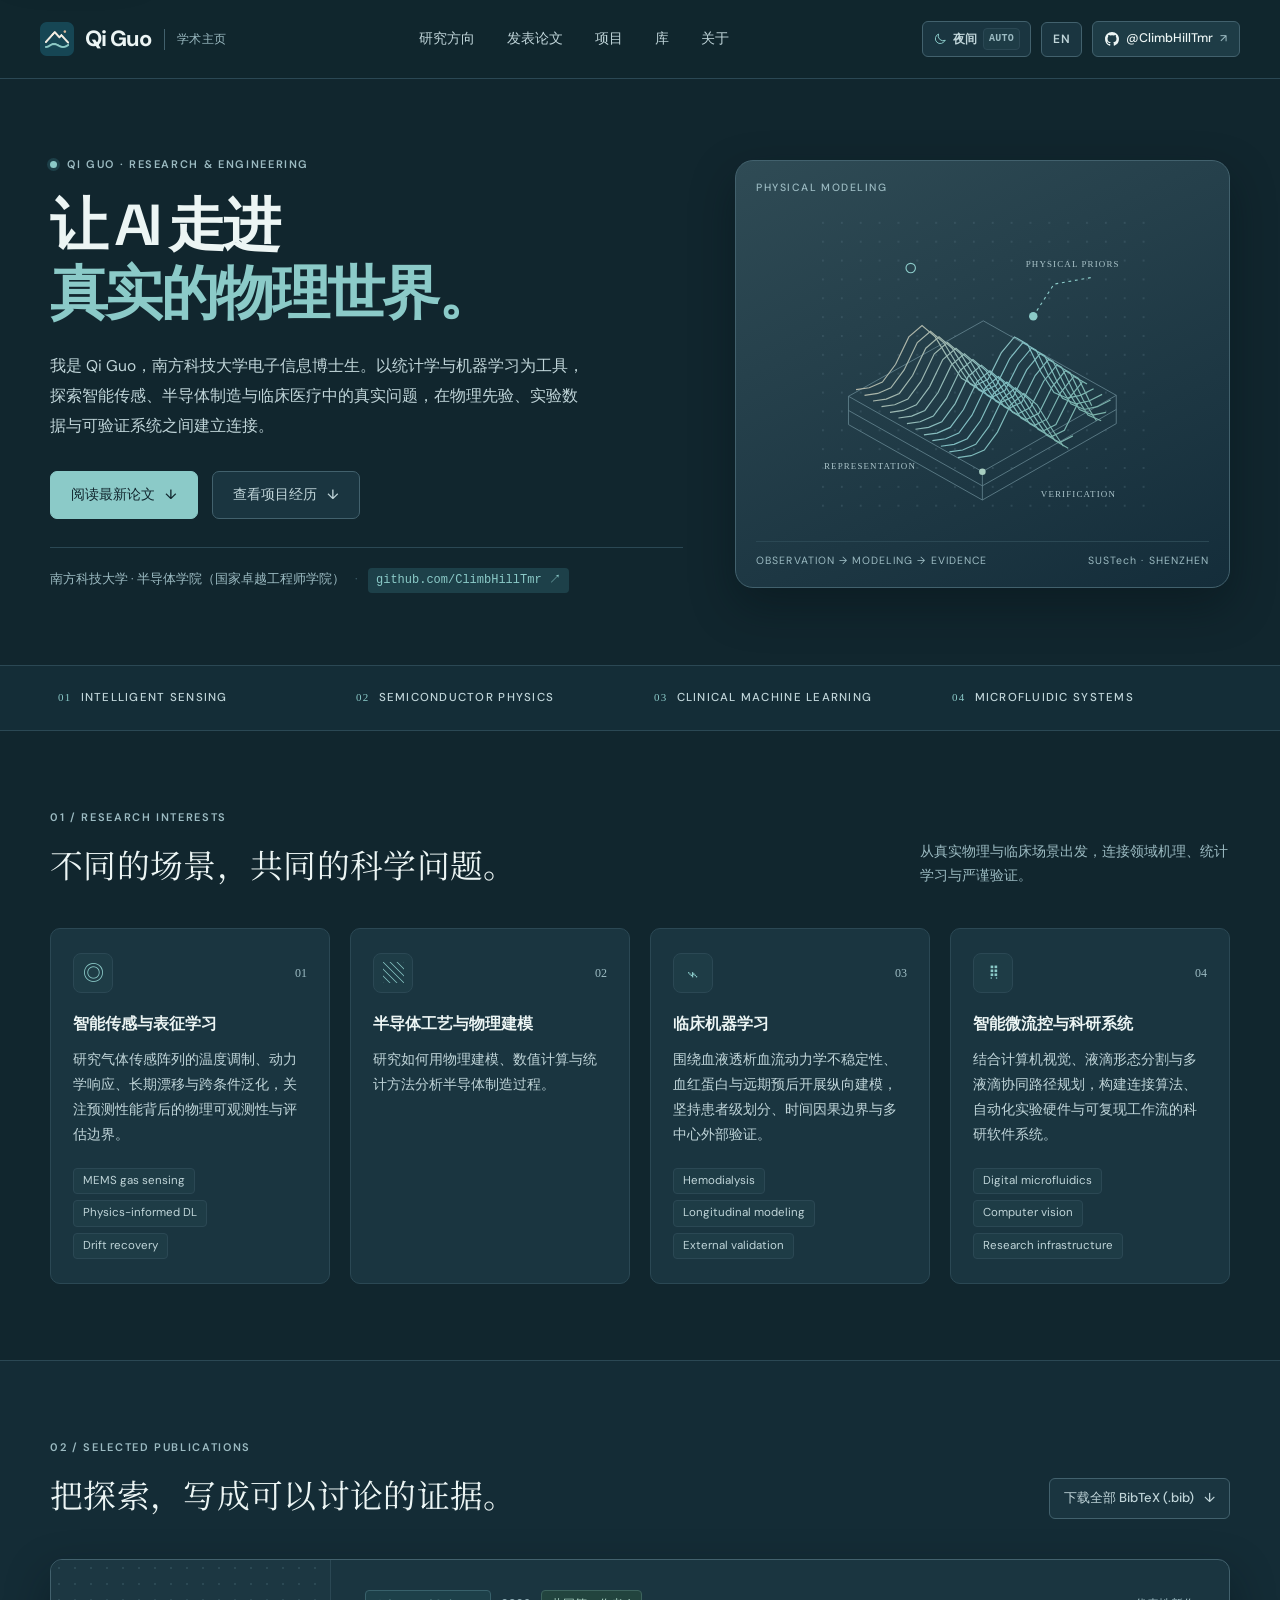
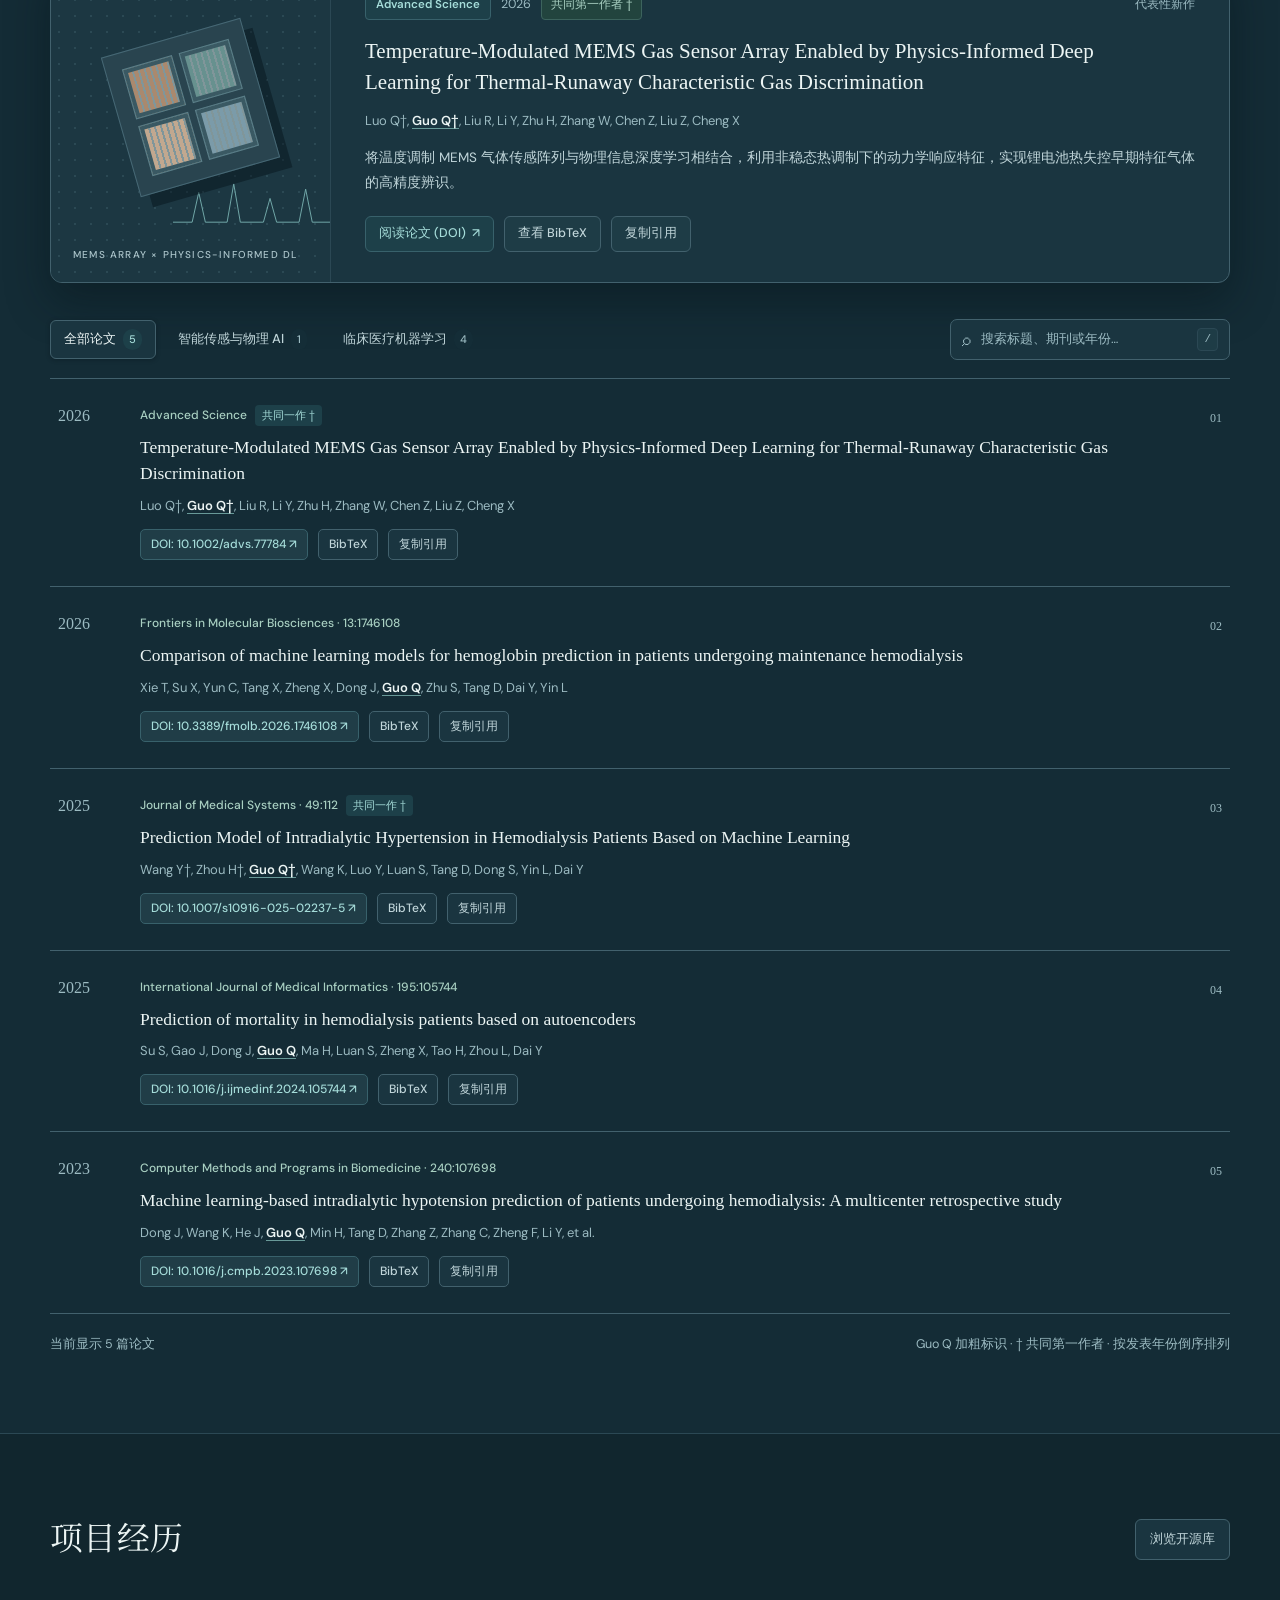
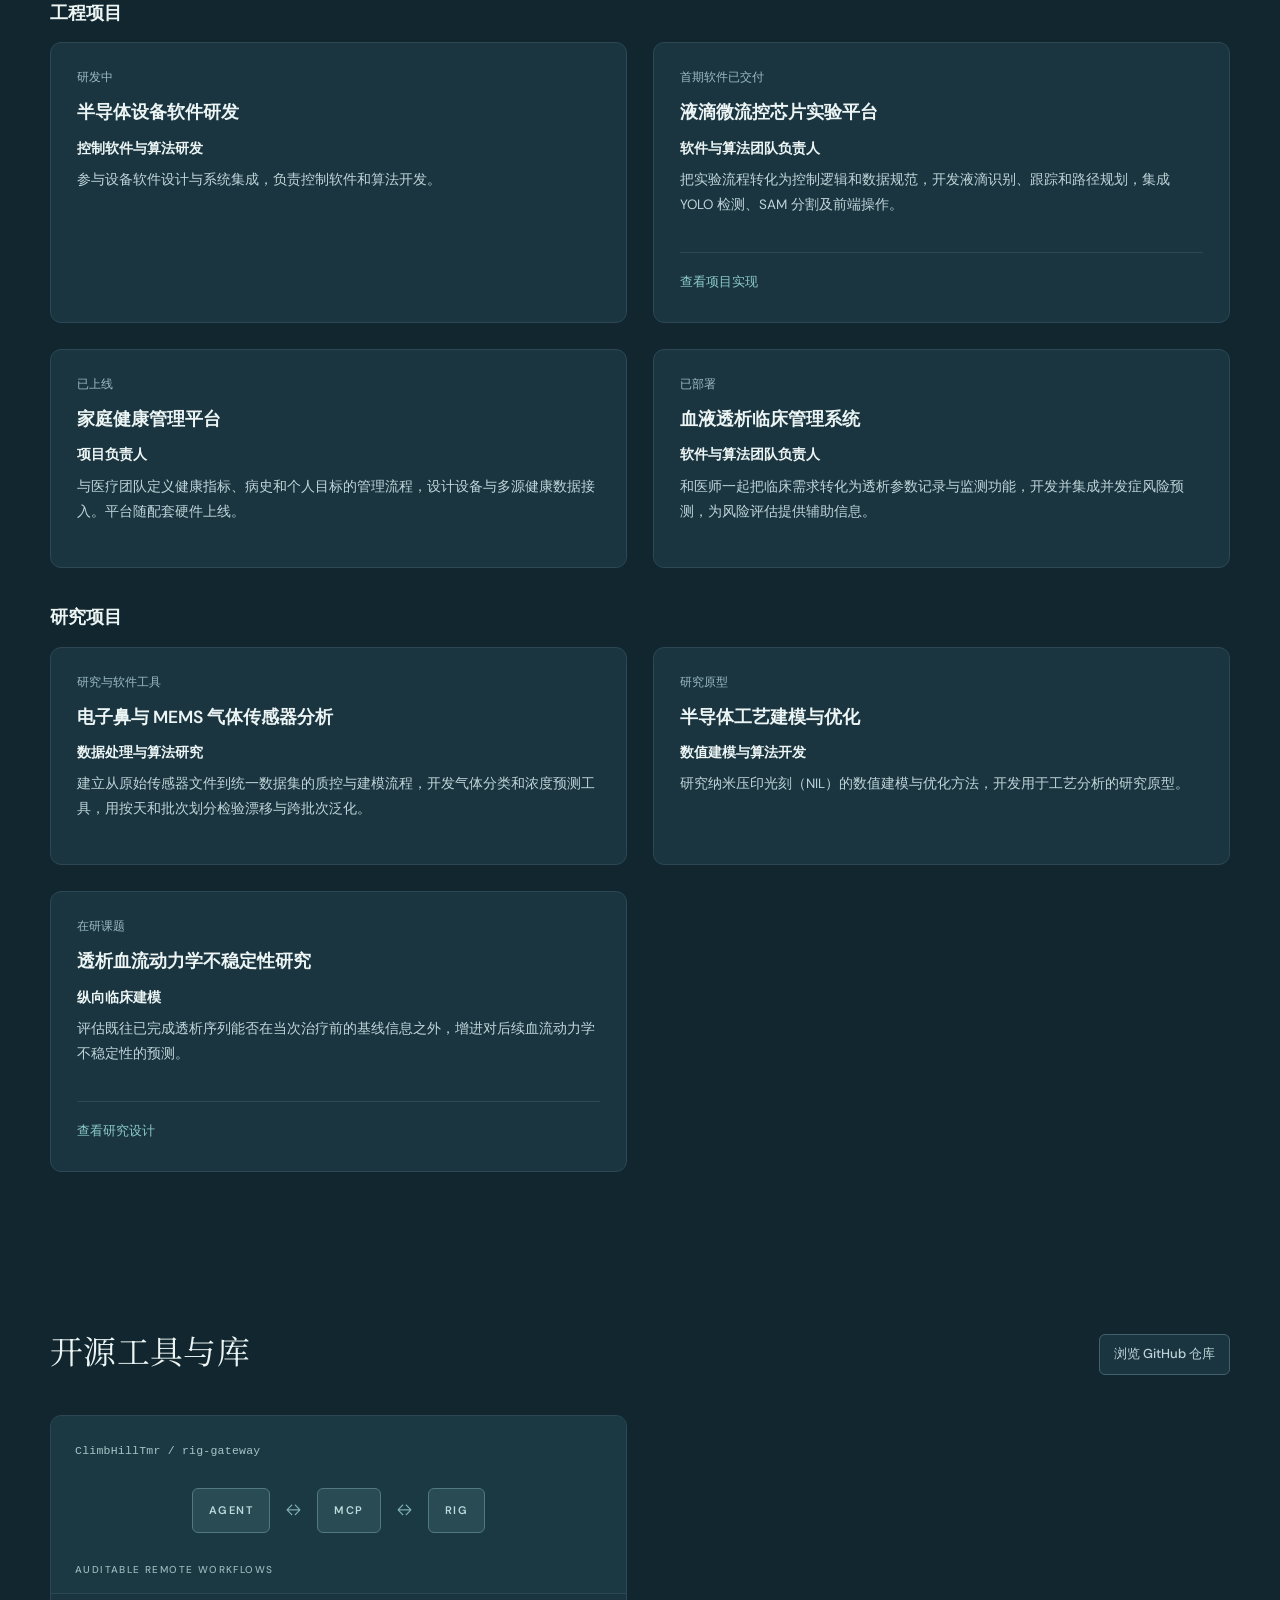
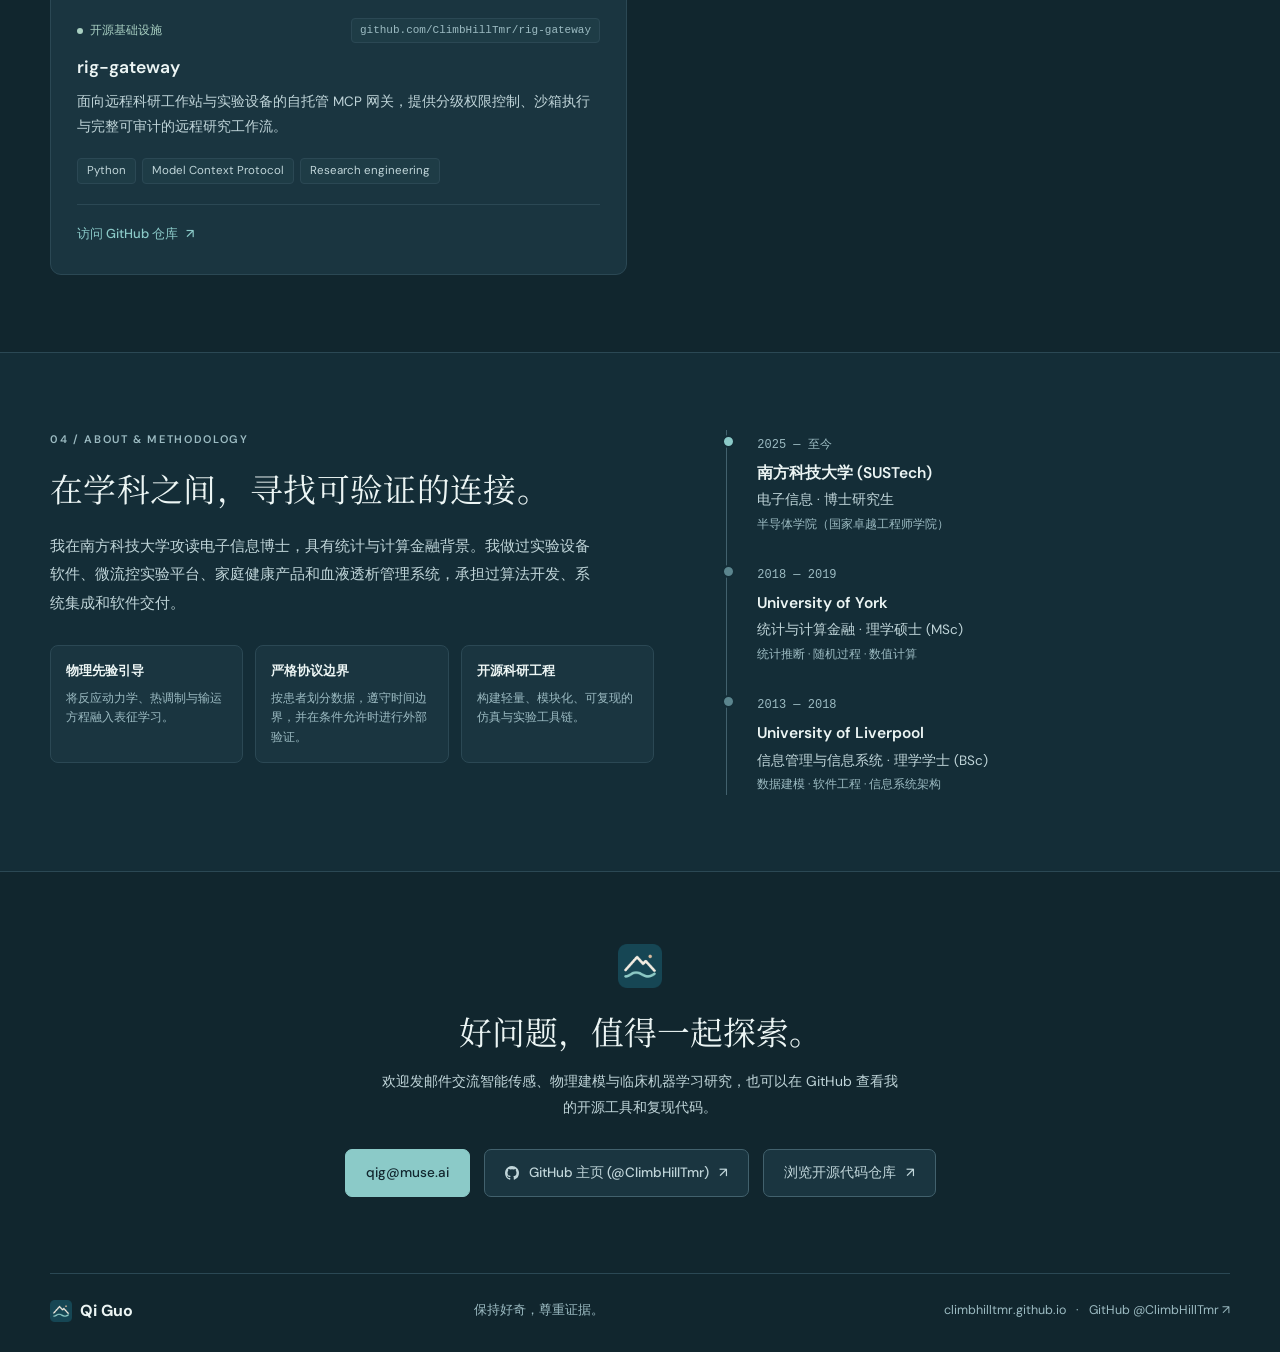
<file: docs/index.html>
<!DOCTYPE html>
<html lang="zh-CN">
<head>
  <meta charset="UTF-8">
  <meta name="viewport" content="width=device-width, initial-scale=1.0, viewport-fit=cover">
  <title>Qi Guo · AI 与真实世界</title>
  <meta name="description" content="Qi Guo，南方科技大学电子信息博士生。研究智能传感、物理 AI、半导体工艺与临床机器学习。了解最新论文与研究项目。">
  <meta name="color-scheme" content="light dark">
  <meta name="theme-color" content="#edf3f4" id="meta-theme-color">
  <script>
    (() => {
      const TZ_COORDS = {
        'Asia/Shanghai': [22.54, 114.06],
        'Asia/Chongqing': [29.56, 106.55],
        'Asia/Harbin': [45.75, 126.64],
        'Asia/Urumqi': [43.82, 87.61],
        'Asia/Hong_Kong': [22.32, 114.17],
        'Asia/Macau': [22.20, 113.54],
        'Asia/Taipei': [22.54, 114.06],
        'Asia/Tokyo': [35.68, 139.77],
        'Asia/Seoul': [37.57, 126.98],
        'Asia/Singapore': [1.35, 103.82],
        'Europe/London': [53.96, -1.08],
        'Europe/Berlin': [52.52, 13.40],
        'Europe/Paris': [48.86, 2.35],
        'Europe/Zurich': [47.37, 8.54],
        'America/New_York': [40.71, -74.01],
        'America/Chicago': [41.88, -87.63],
        'America/Los_Angeles': [34.05, -118.24],
        'Australia/Sydney': [-33.87, 151.21]
      };
      function pad(n) { return String(n).padStart(2, '0'); }
      function fmtMin(m) {
        const clamped = ((Math.round(m) % 1440) + 1440) % 1440;
        return pad(Math.floor(clamped / 60)) + ':' + pad(clamped % 60);
      }
      function computeSolar(now) {
        const tz = (Intl.DateTimeFormat && Intl.DateTimeFormat().resolvedOptions().timeZone) || '';
        const offsetHours = -now.getTimezoneOffset() / 60;
        const stdMeridian = offsetHours * 15;
        let lat = 30.0;
        let lon = stdMeridian;
        if (TZ_COORDS[tz]) {
          lat = TZ_COORDS[tz][0];
          lon = TZ_COORDS[tz][1];
        } else if (/^(Australia|Pacific\/Auckland|America\/(Argentina|Sao_Paulo|Santiago)|Africa\/Johannesburg)/.test(tz)) {
          lat = -30.0;
        }
        const start = new Date(now.getFullYear(), 0, 0);
        const dayOfYear = Math.floor((now - start) / 86400000);
        const gamma = (2 * Math.PI / 365) * (dayOfYear - 1);
        const eqTime = 229.18 * (
          0.000075 +
          0.001868 * Math.cos(gamma) -
          0.032077 * Math.sin(gamma) -
          0.014615 * Math.cos(2 * gamma) -
          0.040849 * Math.sin(2 * gamma)
        );
        const decl =
          0.006918 -
          0.399912 * Math.cos(gamma) +
          0.070257 * Math.sin(gamma) -
          0.006758 * Math.cos(2 * gamma) +
          0.000907 * Math.sin(2 * gamma) -
          0.002697 * Math.cos(3 * gamma) +
          0.00148 * Math.sin(3 * gamma);
        const latRad = (lat * Math.PI) / 180;
        const zenithRad = (90.833 * Math.PI) / 180;
        const cosH =
          (Math.cos(zenithRad) / (Math.cos(latRad) * Math.cos(decl))) -
          Math.tan(latRad) * Math.tan(decl);
        const clampedCosH = Math.max(-1, Math.min(1, cosH));
        const hourAngleDeg = (Math.acos(clampedCosH) * 180) / Math.PI;
        const solarNoonMin = 720 - 4 * (lon - stdMeridian) - eqTime;
        const sunriseMin = Math.round(solarNoonMin - 4 * hourAngleDeg);
        const sunsetMin = Math.round(solarNoonMin + 4 * hourAngleDeg);
        const nowMin = now.getHours() * 60 + now.getMinutes();
        const isDaytime = nowMin >= sunriseMin && nowMin < sunsetMin;
        return {
          sunriseMin,
          sunsetMin,
          sunriseStr: fmtMin(sunriseMin),
          sunsetStr: fmtMin(sunsetMin),
          nowMin,
          isDaytime
        };
      }
      window.__COMPUTE_SOLAR__ = computeSolar;
      const solar = computeSolar(new Date());
      let stored = 'auto';
      try {
        const urlTheme = new URLSearchParams(window.location.search).get('theme');
        const saved = urlTheme || localStorage.getItem('qi-theme-mode');
        if (saved === 'light' || saved === 'dark' || saved === 'auto') stored = saved;
      } catch {}
      const resolved = stored === 'auto' ? (solar.isDaytime ? 'light' : 'dark') : stored;
      const root = document.documentElement;
      root.dataset.theme = resolved;
      root.dataset.themeMode = stored;
      const csMeta = document.querySelector('meta[name="color-scheme"]');
      if (csMeta) csMeta.content = resolved;
      const tcMeta = document.getElementById('meta-theme-color');
      if (tcMeta) tcMeta.content = resolved === 'dark' ? '#11262e' : '#edf3f4';
    })();
  </script>
  <link rel="canonical" href="https://climbhilltmr.github.io/">
  <meta property="og:title" content="Qi Guo · AI for the Physical World">
  <meta property="og:description" content="Research, publications, and projects at the intersection of machine learning, intelligent sensing, semiconductor modeling, and clinical data science.">
  <meta property="og:type" content="website">
  <meta property="og:url" content="https://climbhilltmr.github.io/">
  <link rel="icon" type="image/png" href="brand-mark.png">
  <link rel="stylesheet" href="styles.css?v=shoreline">
  <script src="citations.js" defer></script>
  <script src="app.js?v=separate-navigation" defer></script>
  <script type="application/ld+json">{"@context":"https://schema.org","@type":"Person","name":"Qi Guo","url":"https://climbhilltmr.github.io/","affiliation":{"@type":"CollegeOrUniversity","name":"Southern University of Science and Technology"},"sameAs":["https://github.com/ClimbHillTmr"],"knowsAbout":["Machine Learning","Gas Sensing","Semiconductor Process Modeling","Clinical Data Science","Digital Microfluidics"]}</script>
</head>
<body>
<a class="skip" href="#main" data-zh="跳至主要内容" data-en="Skip to main content">跳至主要内容</a>

<header class="site-header">
  <div class="nav-wrap">
    <a class="wordmark" href="#home" aria-label="Qi Guo">
      <img class="brand-mark" src="brand-mark.png" alt="" width="34" height="34">
      <strong>Qi Guo</strong>
      <span class="wordmark-tag" data-zh="学术主页" data-en="Research">学术主页</span>
    </a>
    <nav id="nav" aria-label="Primary">
      <a href="#research" data-zh="研究方向" data-en="Research">研究方向</a>
      <a href="#publications" data-zh="发表论文" data-en="Publications">发表论文</a>
      <a href="#experience" data-zh="项目" data-en="Projects">项目</a>
      <a href="#projects" data-zh="库" data-en="Libraries">库</a>
      <a href="#about" data-zh="关于" data-en="About">关于</a>
    </nav>
    <div class="nav-actions">
      <button id="theme-toggle" type="button" class="theme-switch" aria-label="切换昼夜模式">
        <span class="theme-icon" id="theme-icon" aria-hidden="true">
          <svg viewBox="0 0 24 24"><circle cx="12" cy="12" r="4.5"/><path d="M12 2v2.5M12 19.5V22M4.93 4.93l1.77 1.77M17.3 17.3l1.77 1.77M2 12h2.5M19.5 12H22M4.93 19.07l1.77-1.77M17.3 6.7l1.77-1.77"/></svg>
        </span>
        <span id="theme-label">夜间</span>
        <span id="theme-badge" class="theme-mode-badge">AUTO</span>
      </button>
      <button id="language" type="button" class="lang-switch" aria-label="Switch to English">EN</button>
      <a href="https://github.com/ClimbHillTmr" target="_blank" rel="noopener noreferrer" class="github-nav" aria-label="GitHub @ClimbHillTmr">
        <svg class="gh-icon" viewBox="0 0 16 16" aria-hidden="true"><path d="M8 0C3.58 0 0 3.58 0 8a8 8 0 0 0 5.47 7.59c.4.07.55-.17.55-.38 0-.19-.01-.82-.01-1.49-2.01.37-2.53-.49-2.69-.94-.09-.23-.48-.94-.82-1.13-.28-.15-.68-.52-.01-.53.63-.01 1.08.58 1.23.82.72 1.21 1.87.87 2.33.66.07-.52.28-.87.51-1.07-1.78-.2-3.64-.89-3.64-3.95 0-.87.31-1.59.82-2.15-.08-.2-.36-1.02.08-2.12 0 0 .67-.21 2.2.82a7.42 7.42 0 0 1 4 0c1.53-1.04 2.2-.82 2.2-.82.44 1.1.16 1.92.08 2.12.51.56.82 1.27.82 2.15 0 3.07-1.87 3.75-3.65 3.95.29.25.54.73.54 1.48 0 1.07-.01 1.93-.01 2.2 0 .21.15.46.55.38A8.01 8.01 0 0 0 16 8c0-4.42-3.58-8-8-8Z"/></svg>
        <span>@ClimbHillTmr</span>
        <span class="ext-arrow" aria-hidden="true">↗</span>
      </a>
      <button id="menu" type="button" class="menu" aria-label="切换导航" aria-expanded="false" aria-controls="nav">
        <span></span><span></span>
      </button>
    </div>
  </div>
</header>

<main id="main" tabindex="-1">
  <section id="home" class="hero wrap">
    <div class="hero-copy">
      <p class="eyebrow">
        <span class="status-dot" aria-hidden="true"></span>
        <span>QI GUO · RESEARCH &amp; ENGINEERING</span>
      </p>
      <h1>
        <span data-zh="让 AI 走进" data-en="Bringing AI into">让 AI 走进</span><br>
        <em data-zh="真实的物理世界。" data-en="the physical world.">真实的物理世界。</em>
      </h1>
      <p class="hero-intro" data-zh="我是 Qi Guo，南方科技大学电子信息博士生。以统计学与机器学习为工具，探索智能传感、半导体制造与临床医疗中的真实问题，在物理先验、实验数据与可验证系统之间建立连接。" data-en="I’m Qi Guo, a doctoral student in Electronic Information at SUSTech. I use statistics and machine learning to study real-world problems across intelligent sensing, semiconductor manufacturing, and clinical medicine—bridging physical priors, empirical data, and verifiable systems.">我是 Qi Guo，南方科技大学电子信息博士生。以统计学与机器学习为工具，探索智能传感、半导体制造与临床医疗中的真实问题，在物理先验、实验数据与可验证系统之间建立连接。</p>
      <div class="hero-buttons">
        <a class="button primary" href="#publications">
          <span data-zh="阅读最新论文" data-en="Explore publications">阅读最新论文</span>
          <span aria-hidden="true">↓</span>
        </a>
        <a class="button secondary" href="#experience">
          <span data-zh="查看项目经历" data-en="View project experience">查看项目经历</span>
          <span aria-hidden="true">↓</span>
        </a>
      </div>
      <div class="hero-meta">
        <span class="affiliation" data-zh="南方科技大学 · 半导体学院（国家卓越工程师学院）" data-en="SUSTech · College of Semiconductors (National Graduate College for Engineers)">南方科技大学 · 半导体学院（国家卓越工程师学院）</span>
        <span class="meta-sep" aria-hidden="true">·</span>
        <a class="hero-gh-link" href="https://github.com/ClimbHillTmr" target="_blank" rel="noopener noreferrer">github.com/ClimbHillTmr ↗</a>
      </div>
    </div>

    <div class="hero-visual" aria-hidden="true">
      <div class="visual-card">
        <div class="visual-kicker">
          <span>PHYSICAL MODELING</span>
        </div>
        <svg viewBox="0 0 420 350" fill="none">
          <defs>
            <pattern id="grid" width="20" height="20" patternUnits="userSpaceOnUse">
              <circle class="grid-dot" cx="1" cy="1" r=".8" fill="#98b4ba"/>
            </pattern>
            <linearGradient id="surface" x1="85" y1="95" x2="320" y2="285" gradientUnits="userSpaceOnUse">
              <stop style="stop-color: var(--svg-surf-start)" stop-color="#a28469"/>
              <stop offset="0.55" style="stop-color: var(--svg-surf-mid)" stop-color="#205b6d"/>
              <stop offset="1" style="stop-color: var(--svg-surf-end)" stop-color="#488782"/>
            </linearGradient>
          </defs>
          <rect x="24" y="14" width="372" height="320" rx="6" fill="url(#grid)"/>
          <g class="wireframe-group" stroke="#7a99a1" stroke-width=".85">
            <path d="m68 205 142 80 142-81-141-79Z"/>
            <path d="m68 220 142 80 142-81M68 235l142 80 142-81"/>
            <path d="M68 205v30m142 50v30m142-111v30"/>
          </g>
          <g stroke="url(#surface)" stroke-width="1.25" opacity=".95">
            <path d="m76 198 14-2 14-6 14-19 14-29 14-12 14 12 14 23 14 21 14 8 14-7 14-28 14-17 14 8 14 29 14 22 14 6 14-3 14-7"/>
            <path d="m85 204 14-2 14-6 14-19 14-29 14-12 14 12 14 23 14 21 14 8 14-7 14-28 14-17 14 8 14 29 14 22 14 6 14-3 14-7"/>
            <path d="m94 210 14-2 14-6 14-19 14-29 14-12 14 12 14 23 14 21 14 8 14-7 14-28 14-17 14 8 14 29 14 22 14 6 14-3 14-7"/>
            <path d="m103 216 14-2 14-6 14-19 14-29 14-12 14 12 14 23 14 21 14 8 14-7 14-28 14-17 14 8 14 29 14 22 14 6 14-3"/>
            <path d="m112 222 14-2 14-6 14-19 14-29 14-12 14 12 14 23 14 21 14 8 14-7 14-28 14-17 14 8 14 29 14 22 14 6"/>
            <path d="m121 228 14-2 14-6 14-19 14-29 14-12 14 12 14 23 14 21 14 8 14-7 14-28 14-17 14 8 14 29 14 22"/>
            <path d="m130 234 14-2 14-6 14-19 14-29 14-12 14 12 14 23 14 21 14 8 14-7 14-28 14-17 14 8 14 29"/>
            <path d="m139 240 14-2 14-6 14-19 14-29 14-12 14 12 14 23 14 21 14 8 14-7 14-28 14-17 14 8"/>
            <path d="m148 246 14-2 14-6 14-19 14-29 14-12 14 12 14 23 14 21 14 8 14-7 14-28 14-17"/>
            <path d="m157 252 14-2 14-6 14-19 14-29 14-12 14 12 14 23 14 21 14 8 14-7 14-28"/>
            <path d="m166 258 14-2 14-6 14-19 14-29 14-12 14 12 14 23 14 21 14 8 14-7"/>
            <path d="m175 264 14-2 14-6 14-19 14-29 14-12 14 12 14 23 14 21 14 8"/>
            <path d="m184 270 14-2 14-6 14-19 14-29 14-12 14 12 14 23 14 21"/>
          </g>
          <g class="accent-node" stroke="#205b6d" stroke-width="1.2">
            <circle cx="134" cy="69" r="5"/>
            <path d="m264 120 22-34 40-7" stroke-dasharray="3 4"/>
          </g>
          <circle class="accent-dot" cx="264" cy="120" r="4.5" fill="#205b6d"/>
          <circle class="sage-dot" cx="210" cy="285" r="3.5" fill="#488782"/>
          <g class="svg-labels" fill="#47616b" font-family="Georgia, serif" font-size="9.5" letter-spacing="1.2">
            <text x="256" y="68">PHYSICAL PRIORS</text>
            <text x="42" y="282">REPRESENTATION</text>
            <text x="272" y="312">VERIFICATION</text>
          </g>
        </svg>
        <div class="visual-foot">
          <span>OBSERVATION → MODELING → EVIDENCE</span>
          <span>SUSTech · SHENZHEN</span>
        </div>
      </div>
    </div>
  </section>

  <div class="research-strip" aria-label="Research domains">
    <div class="wrap">
      <a href="#research"><span>01</span> INTELLIGENT SENSING</a>
      <a href="#research"><span>02</span> SEMICONDUCTOR PHYSICS</a>
      <a href="#research"><span>03</span> CLINICAL MACHINE LEARNING</a>
      <a href="#research"><span>04</span> MICROFLUIDIC SYSTEMS</a>
    </div>
  </div>

  <section id="research" class="wrap section">
    <div class="section-top">
      <div>
        <p class="eyebrow">01 / RESEARCH INTERESTS</p>
        <h2 data-zh="不同的场景，共同的科学问题。" data-en="Different domains. Shared scientific questions.">不同的场景，共同的科学问题。</h2>
      </div>
      <p class="section-note" data-zh="从真实物理与临床场景出发，连接领域机理、统计学习与严谨验证。" data-en="Starting from physical and clinical reality to connect domain mechanisms, statistical learning, and rigorous validation.">从真实物理与临床场景出发，连接领域机理、统计学习与严谨验证。</p>
    </div>

    <div class="research-grid">
      <article class="research-item">
        <div class="research-card-head">
          <div class="research-icon" aria-hidden="true">◎</div>
          <span class="item-index">01</span>
        </div>
        <h3 data-zh="智能传感与表征学习" data-en="Intelligent sensing &amp; representations">智能传感与表征学习</h3>
        <p data-zh="研究气体传感阵列的温度调制、动力学响应、长期漂移与跨条件泛化，关注预测性能背后的物理可观测性与评估边界。" data-en="Studying temperature modulation, dynamic response, long-term drift, and cross-condition generalization in gas sensor arrays with strict evaluation boundaries.">研究气体传感阵列的温度调制、动力学响应、长期漂移与跨条件泛化，关注预测性能背后的物理可观测性与评估边界。</p>
        <div class="tags">
          <span>MEMS gas sensing</span>
          <span>Physics-informed DL</span>
          <span>Drift recovery</span>
        </div>
      </article>

      <article class="research-item">
        <div class="research-card-head">
          <div class="research-icon" aria-hidden="true">▧</div>
          <span class="item-index">02</span>
        </div>
        <h3 data-zh="半导体工艺与物理建模" data-en="Semiconductors &amp; physical modeling">半导体工艺与物理建模</h3>
        <p data-zh="研究如何用物理建模、数值计算与统计方法分析半导体制造过程。" data-en="I use physical models, numerical computing, and statistical methods to study semiconductor manufacturing.">研究如何用物理建模、数值计算与统计方法分析半导体制造过程。</p>
      </article>

      <article class="research-item">
        <div class="research-card-head">
          <div class="research-icon" aria-hidden="true">⌁</div>
          <span class="item-index">03</span>
        </div>
        <h3 data-zh="临床机器学习" data-en="Clinical machine learning">临床机器学习</h3>
        <p data-zh="围绕血液透析血流动力学不稳定性、血红蛋白与远期预后开展纵向建模，坚持患者级划分、时间因果边界与多中心外部验证。" data-en="Longitudinal modeling of hemodialysis instability, hemoglobin, and outcomes—enforcing patient-level splits, temporal causality, and multicenter validation.">围绕血液透析血流动力学不稳定性、血红蛋白与远期预后开展纵向建模，坚持患者级划分、时间因果边界与多中心外部验证。</p>
        <div class="tags">
          <span>Hemodialysis</span>
          <span>Longitudinal modeling</span>
          <span>External validation</span>
        </div>
      </article>

      <article class="research-item">
        <div class="research-card-head">
          <div class="research-icon" aria-hidden="true">⠿</div>
          <span class="item-index">04</span>
        </div>
        <h3 data-zh="智能微流控与科研系统" data-en="Microfluidics &amp; research systems">智能微流控与科研系统</h3>
        <p data-zh="结合计算机视觉、液滴形态分割与多液滴协同路径规划，构建连接算法、自动化实验硬件与可复现工作流的科研软件系统。" data-en="Integrating computer vision, droplet segmentation, and path planning into software infrastructure connecting algorithms and laboratory hardware.">结合计算机视觉、液滴形态分割与多液滴协同路径规划，构建连接算法、自动化实验硬件与可复现工作流的科研软件系统。</p>
        <div class="tags">
          <span>Digital microfluidics</span>
          <span>Computer vision</span>
          <span>Research infrastructure</span>
        </div>
      </article>
    </div>
  </section>

  <section id="publications" class="publications section">
    <div class="wrap">
      <div class="section-top">
        <div>
          <p class="eyebrow">02 / SELECTED PUBLICATIONS</p>
          <h2 data-zh="把探索，写成可以讨论的证据。" data-en="Turning questions into verifiable evidence.">把探索，写成可以讨论的证据。</h2>
        </div>
        <a class="text-link pill-link" href="publications.bib" download>
          <span data-zh="下载全部 BibTeX (.bib)" data-en="Download all BibTeX (.bib)">下载全部 BibTeX (.bib)</span>
          <span aria-hidden="true">↓</span>
        </a>
      </div>

      <article class="featured-paper">
        <div class="paper-art" aria-hidden="true">
          <div class="chip">
            <span></span><span></span><span></span><span></span>
          </div>
          <div class="signal">
            <svg viewBox="0 0 250 90">
              <path d="M0 73h29l10-45 10 45h33l10-58 10 58h35l10-36 10 36h34l10-50 10 50h29"/>
            </svg>
          </div>
          <span class="art-label">MEMS ARRAY × PHYSICS-INFORMED DL</span>
        </div>
        <div class="featured-copy">
          <div class="paper-meta">
            <span class="journal-pill">Advanced Science</span>
            <time>2026</time>
            <span class="role-pill" data-zh="共同第一作者 †" data-en="Co-First Author †">共同第一作者 †</span>
            <span class="latest" data-zh="代表性新作" data-en="Featured paper">代表性新作</span>
          </div>
          <h3>
            <a href="https://doi.org/10.1002/advs.77784" target="_blank" rel="noopener noreferrer">Temperature-Modulated MEMS Gas Sensor Array Enabled by Physics-Informed Deep Learning for Thermal-Runaway Characteristic Gas Discrimination</a>
          </h3>
          <p class="authors">Luo Q†, <strong class="author-self">Guo Q†</strong>, Liu R, Li Y, Zhu H, Zhang W, Chen Z, Liu Z, Cheng X</p>
          <p class="paper-summary" data-zh="将温度调制 MEMS 气体传感阵列与物理信息深度学习相结合，利用非稳态热调制下的动力学响应特征，实现锂电池热失控早期特征气体的高精度辨识。" data-en="Combining temperature-modulated MEMS gas sensor arrays with physics-informed deep learning to extract transient thermo-kinetic signatures for early thermal-runaway gas discrimination.">将温度调制 MEMS 气体传感阵列与物理信息深度学习相结合，利用非稳态热调制下的动力学响应特征，实现锂电池热失控早期特征气体的高精度辨识。</p>
          <div class="paper-actions">
            <a class="action-pill primary-link" href="https://doi.org/10.1002/advs.77784" target="_blank" rel="noopener noreferrer">
              <span data-zh="阅读论文 (DOI)" data-en="Read paper (DOI)">阅读论文 (DOI)</span> <span aria-hidden="true">↗</span>
            </a>
            <button type="button" class="action-pill cite" data-cite="luo2026mems" data-zh="查看 BibTeX" data-en="View BibTeX">查看 BibTeX</button>
            <button type="button" class="action-pill quick-copy" data-copy-cite="luo2026mems" data-zh="复制引用" data-en="Copy BibTeX">复制引用</button>
          </div>
        </div>
      </article>

      <search class="publication-controls" aria-label="论文筛选与搜索">
        <div class="filter-group" role="group" aria-label="论文研究领域筛选">
          <button type="button" class="filter active" data-filter="all" aria-pressed="true">
            <span data-zh="全部论文" data-en="All papers">全部论文</span>
            <span class="filter-count">5</span>
          </button>
          <button type="button" class="filter" data-filter="sensing" aria-pressed="false">
            <span data-zh="智能传感与物理 AI" data-en="Sensing &amp; Physical AI">智能传感与物理 AI</span>
            <span class="filter-count">1</span>
          </button>
          <button type="button" class="filter" data-filter="clinical" aria-pressed="false">
            <span data-zh="临床医疗机器学习" data-en="Clinical ML">临床医疗机器学习</span>
            <span class="filter-count">4</span>
          </button>
        </div>
        <div class="paper-search">
          <label for="paper-search" class="visually-hidden" data-zh="搜索论文标题、期刊或关键词" data-en="Search paper titles, journals, or keywords">搜索论文标题、期刊或关键词</label>
          <span class="search-icon" aria-hidden="true">⌕</span>
          <input id="paper-search" type="search" placeholder="搜索标题、期刊或年份…" data-placeholder-zh="搜索标题、期刊或年份…" data-placeholder-en="Search title, journal, or year…">
          <kbd class="search-kbd" aria-hidden="true">/</kbd>
        </div>
      </search>

      <div class="paper-list" id="paper-list">
        <article class="paper-row" data-topic="sensing">
          <time>2026</time>
          <div class="paper-row-body">
            <div class="paper-row-meta">
              <span class="paper-journal">Advanced Science</span>
              <span class="paper-tag" data-zh="共同一作 †" data-en="Co-First †">共同一作 †</span>
            </div>
            <h3><a href="https://doi.org/10.1002/advs.77784" target="_blank" rel="noopener noreferrer">Temperature-Modulated MEMS Gas Sensor Array Enabled by Physics-Informed Deep Learning for Thermal-Runaway Characteristic Gas Discrimination</a></h3>
            <p>Luo Q†, <strong class="author-self">Guo Q†</strong>, Liu R, Li Y, Zhu H, Zhang W, Chen Z, Liu Z, Cheng X</p>
            <div class="paper-actions">
              <a href="https://doi.org/10.1002/advs.77784" target="_blank" rel="noopener noreferrer">DOI: 10.1002/advs.77784 ↗</a>
              <button type="button" class="cite" data-cite="luo2026mems">BibTeX</button>
              <button type="button" class="quick-copy" data-copy-cite="luo2026mems" data-zh="复制引用" data-en="Copy">复制引用</button>
            </div>
          </div>
          <span class="pub-number">01</span>
        </article>

        <article class="paper-row" data-topic="clinical">
          <time>2026</time>
          <div class="paper-row-body">
            <div class="paper-row-meta">
              <span class="paper-journal">Frontiers in Molecular Biosciences · 13:1746108</span>
            </div>
            <h3><a href="https://doi.org/10.3389/fmolb.2026.1746108" target="_blank" rel="noopener noreferrer">Comparison of machine learning models for hemoglobin prediction in patients undergoing maintenance hemodialysis</a></h3>
            <p>Xie T, Su X, Yun C, Tang X, Zheng X, Dong J, <strong class="author-self">Guo Q</strong>, Zhu S, Tang D, Dai Y, Yin L</p>
            <div class="paper-actions">
              <a href="https://doi.org/10.3389/fmolb.2026.1746108" target="_blank" rel="noopener noreferrer">DOI: 10.3389/fmolb.2026.1746108 ↗</a>
              <button type="button" class="cite" data-cite="xie2026hemoglobin">BibTeX</button>
              <button type="button" class="quick-copy" data-copy-cite="xie2026hemoglobin" data-zh="复制引用" data-en="Copy">复制引用</button>
            </div>
          </div>
          <span class="pub-number">02</span>
        </article>

        <article class="paper-row" data-topic="clinical">
          <time>2025</time>
          <div class="paper-row-body">
            <div class="paper-row-meta">
              <span class="paper-journal">Journal of Medical Systems · 49:112</span>
              <span class="paper-tag" data-zh="共同一作 †" data-en="Co-First †">共同一作 †</span>
            </div>
            <h3><a href="https://doi.org/10.1007/s10916-025-02237-5" target="_blank" rel="noopener noreferrer">Prediction Model of Intradialytic Hypertension in Hemodialysis Patients Based on Machine Learning</a></h3>
            <p>Wang Y†, Zhou H†, <strong class="author-self">Guo Q†</strong>, Wang K, Luo Y, Luan S, Tang D, Dong S, Yin L, Dai Y</p>
            <div class="paper-actions">
              <a href="https://doi.org/10.1007/s10916-025-02237-5" target="_blank" rel="noopener noreferrer">DOI: 10.1007/s10916-025-02237-5 ↗</a>
              <button type="button" class="cite" data-cite="wang2025hypertension">BibTeX</button>
              <button type="button" class="quick-copy" data-copy-cite="wang2025hypertension" data-zh="复制引用" data-en="Copy">复制引用</button>
            </div>
          </div>
          <span class="pub-number">03</span>
        </article>

        <article class="paper-row" data-topic="clinical">
          <time>2025</time>
          <div class="paper-row-body">
            <div class="paper-row-meta">
              <span class="paper-journal">International Journal of Medical Informatics · 195:105744</span>
            </div>
            <h3><a href="https://doi.org/10.1016/j.ijmedinf.2024.105744" target="_blank" rel="noopener noreferrer">Prediction of mortality in hemodialysis patients based on autoencoders</a></h3>
            <p>Su S, Gao J, Dong J, <strong class="author-self">Guo Q</strong>, Ma H, Luan S, Zheng X, Tao H, Zhou L, Dai Y</p>
            <div class="paper-actions">
              <a href="https://doi.org/10.1016/j.ijmedinf.2024.105744" target="_blank" rel="noopener noreferrer">DOI: 10.1016/j.ijmedinf.2024.105744 ↗</a>
              <button type="button" class="cite" data-cite="su2025mortality">BibTeX</button>
              <button type="button" class="quick-copy" data-copy-cite="su2025mortality" data-zh="复制引用" data-en="Copy">复制引用</button>
            </div>
          </div>
          <span class="pub-number">04</span>
        </article>

        <article class="paper-row" data-topic="clinical">
          <time>2023</time>
          <div class="paper-row-body">
            <div class="paper-row-meta">
              <span class="paper-journal">Computer Methods and Programs in Biomedicine · 240:107698</span>
            </div>
            <h3><a href="https://doi.org/10.1016/j.cmpb.2023.107698" target="_blank" rel="noopener noreferrer">Machine learning-based intradialytic hypotension prediction of patients undergoing hemodialysis: A multicenter retrospective study</a></h3>
            <p>Dong J, Wang K, He J, <strong class="author-self">Guo Q</strong>, Min H, Tang D, Zhang Z, Zhang C, Zheng F, Li Y, et al.</p>
            <div class="paper-actions">
              <a href="https://doi.org/10.1016/j.cmpb.2023.107698" target="_blank" rel="noopener noreferrer">DOI: 10.1016/j.cmpb.2023.107698 ↗</a>
              <button type="button" class="cite" data-cite="dong2023hypotension">BibTeX</button>
              <button type="button" class="quick-copy" data-copy-cite="dong2023hypotension" data-zh="复制引用" data-en="Copy">复制引用</button>
            </div>
          </div>
          <span class="pub-number">05</span>
        </article>
      </div>

      <p id="paper-empty" class="empty" hidden data-zh="没有匹配的论文，请尝试其他关键词或切换上方分类。" data-en="No matching papers found. Try another keyword or switch category above.">没有匹配的论文，请尝试其他关键词或切换上方分类。</p>

      <div class="publication-foot">
        <span id="paper-count" aria-live="polite">5 篇论文</span>
        <span data-zh="Guo Q 加粗标识 · † 共同第一作者 · 按发表年份倒序排列" data-en="Guo Q highlighted in bold · † Co-first author · Ordered by publication year">Guo Q 加粗标识 · † 共同第一作者 · 按发表年份倒序排列</span>
      </div>
    </div>
  </section>

  <section id="experience" class="wrap section">
    <div class="section-top">
      <div>
        <h2 data-zh="项目经历" data-en="Project Experience">项目经历</h2>
      </div>
      <a class="text-link pill-link" href="#projects" data-zh="浏览开源库" data-en="Browse Open-Source Libraries">浏览开源库</a>
    </div>

    <h3 id="engineering-projects" class="project-group-title" data-zh="工程项目" data-en="Engineering Projects">工程项目</h3>
    <div class="project-grid" aria-labelledby="engineering-projects">
      <article class="project cv-project">
        <div class="project-copy">
          <div class="project-meta">
            <span data-zh="研发中" data-en="In development">研发中</span>
          </div>
          <h4 data-zh="半导体设备软件研发" data-en="Semiconductor Equipment Software">半导体设备软件研发</h4>
          <strong class="project-role" data-zh="控制软件与算法研发" data-en="Control software and algorithm development">控制软件与算法研发</strong>
          <p data-zh="参与设备软件设计与系统集成，负责控制软件和算法开发。" data-en="Contributed to equipment software design and systems integration through control software and algorithm development.">参与设备软件设计与系统集成，负责控制软件和算法开发。</p>
        </div>
      </article>

      <article class="project cv-project">
        <div class="project-copy">
          <div class="project-meta">
            <span data-zh="首期软件已交付" data-en="First software phase delivered">首期软件已交付</span>
          </div>
          <h4 data-zh="液滴微流控芯片实验平台" data-en="Droplet Microfluidic Chip Platform">液滴微流控芯片实验平台</h4>
          <strong class="project-role" data-zh="软件与算法团队负责人" data-en="Software and algorithms lead">软件与算法团队负责人</strong>
          <p data-zh="把实验流程转化为控制逻辑和数据规范，开发液滴识别、跟踪和路径规划，集成 YOLO 检测、SAM 分割及前端操作。" data-en="Translated lab workflows into control logic and data standards. Developed droplet tracking and route planning, and integrated YOLO detection and SAM segmentation into the interface.">把实验流程转化为控制逻辑和数据规范，开发液滴识别、跟踪和路径规划，集成 YOLO 检测、SAM 分割及前端操作。</p>
          <div class="project-actions">
            <button type="button" class="project-link" data-project="droplet">
              <span data-zh="查看项目实现" data-en="See implementation">查看项目实现</span>
            </button>
          </div>
        </div>
      </article>

      <article class="project cv-project">
        <div class="project-copy">
          <div class="project-meta">
            <span data-zh="已上线" data-en="Launched">已上线</span>
          </div>
          <h4 data-zh="家庭健康管理平台" data-en="Home Health Management Platform">家庭健康管理平台</h4>
          <strong class="project-role" data-zh="项目负责人" data-en="Project lead">项目负责人</strong>
          <p data-zh="与医疗团队定义健康指标、病史和个人目标的管理流程，设计设备与多源健康数据接入。平台随配套硬件上线。" data-en="Worked with medical teams to define workflows for health metrics, medical history, and personal goals. Designed data intake from connected devices and other sources. The platform launched with its companion hardware.">与医疗团队定义健康指标、病史和个人目标的管理流程，设计设备与多源健康数据接入。平台随配套硬件上线。</p>
        </div>
      </article>

      <article class="project cv-project">
        <div class="project-copy">
          <div class="project-meta">
            <span data-zh="已部署" data-en="Deployed">已部署</span>
          </div>
          <h4 data-zh="血液透析临床管理系统" data-en="Hemodialysis Management System">血液透析临床管理系统</h4>
          <strong class="project-role" data-zh="软件与算法团队负责人" data-en="Software and algorithms lead">软件与算法团队负责人</strong>
          <p data-zh="和医师一起把临床需求转化为透析参数记录与监测功能，开发并集成并发症风险预测，为风险评估提供辅助信息。" data-en="Worked with physicians to turn clinical needs into tools for recording and monitoring dialysis parameters. Developed and integrated complication risk models to support risk assessment.">和医师一起把临床需求转化为透析参数记录与监测功能，开发并集成并发症风险预测，为风险评估提供辅助信息。</p>
        </div>
      </article>
    </div>

    <h3 id="research-projects" class="project-group-title" data-zh="研究项目" data-en="Research Projects">研究项目</h3>
    <div class="project-grid" aria-labelledby="research-projects">
      <article class="project cv-project">
        <div class="project-copy">
          <div class="project-meta">
            <span data-zh="研究与软件工具" data-en="Research and software tools">研究与软件工具</span>
          </div>
          <h4 data-zh="电子鼻与 MEMS 气体传感器分析" data-en="Electronic Nose and MEMS Gas Sensor Analysis">电子鼻与 MEMS 气体传感器分析</h4>
          <strong class="project-role" data-zh="数据处理与算法研究" data-en="Data processing and algorithm research">数据处理与算法研究</strong>
          <p data-zh="建立从原始传感器文件到统一数据集的质控与建模流程，开发气体分类和浓度预测工具，用按天和批次划分检验漂移与跨批次泛化。" data-en="Built a pipeline to standardize and check raw sensor data, developed gas classification and concentration prediction tools, and used day- and batch-based splits to study drift and generalization.">建立从原始传感器文件到统一数据集的质控与建模流程，开发气体分类和浓度预测工具，用按天和批次划分检验漂移与跨批次泛化。</p>
        </div>
      </article>

      <article class="project cv-project">
        <div class="project-copy">
          <div class="project-meta">
            <span data-zh="研究原型" data-en="Research prototype">研究原型</span>
          </div>
          <h4 data-zh="半导体工艺建模与优化" data-en="Semiconductor Process Modeling and Optimization">半导体工艺建模与优化</h4>
          <strong class="project-role" data-zh="数值建模与算法开发" data-en="Numerical modeling and algorithm development">数值建模与算法开发</strong>
          <p data-zh="研究纳米压印光刻（NIL）的数值建模与优化方法，开发用于工艺分析的研究原型。" data-en="Developed research prototypes to study numerical modeling and optimization for nanoimprint lithography (NIL).">研究纳米压印光刻（NIL）的数值建模与优化方法，开发用于工艺分析的研究原型。</p>
        </div>
      </article>

      <article class="project cv-project">
        <div class="project-copy">
          <div class="project-meta">
            <span data-zh="在研课题" data-en="Ongoing research">在研课题</span>
          </div>
          <h4 data-zh="透析血流动力学不稳定性研究" data-en="Hemodialysis Instability Modeling">透析血流动力学不稳定性研究</h4>
          <strong class="project-role" data-zh="纵向临床建模" data-en="Longitudinal clinical modeling">纵向临床建模</strong>
          <p data-zh="评估既往已完成透析序列能否在当次治疗前的基线信息之外，增进对后续血流动力学不稳定性的预测。" data-en="Evaluates whether completed dialysis sessions improve prediction of subsequent hemodynamic instability beyond the baseline information available before treatment.">评估既往已完成透析序列能否在当次治疗前的基线信息之外，增进对后续血流动力学不稳定性的预测。</p>
          <div class="project-actions">
            <button type="button" class="project-link" data-project="him">
              <span data-zh="查看研究设计" data-en="See study design">查看研究设计</span>
            </button>
          </div>
        </div>
      </article>
    </div>

  </section>

  <section id="projects" class="wrap section">
    <div class="section-top">
      <h2 data-zh="开源工具与库" data-en="Open-Source Tools &amp; Libraries">开源工具与库</h2>
      <a class="text-link pill-link" href="https://github.com/ClimbHillTmr?tab=repositories" target="_blank" rel="noopener noreferrer">
        <span data-zh="浏览 GitHub 仓库" data-en="Browse GitHub repositories">浏览 GitHub 仓库</span>
      </a>
    </div>
    <div class="project-grid">
      <article class="project">
        <div class="project-visual gateway" aria-hidden="true">
          <span class="terminal-label">ClimbHillTmr / rig-gateway</span>
          <div class="gateway-flow">
            <span>AGENT</span><i>↔</i><span>MCP</span><i>↔</i><span>RIG</span>
          </div>
          <span class="visual-detail">AUDITABLE REMOTE WORKFLOWS</span>
        </div>
        <div class="project-copy">
          <div class="project-meta">
            <span class="project-status" data-zh="开源基础设施" data-en="Open-source infrastructure">开源基础设施</span>
            <span class="repo-slug">github.com/ClimbHillTmr/rig-gateway</span>
          </div>
          <h3>rig-gateway</h3>
          <p data-zh="面向远程科研工作站与实验设备的自托管 MCP 网关，提供分级权限控制、沙箱执行与完整可审计的远程研究工作流。" data-en="A self-hosted MCP gateway for remote research workstations and experimental rigs, offering tiered capability control and auditable workflows.">面向远程科研工作站与实验设备的自托管 MCP 网关，提供分级权限控制、沙箱执行与完整可审计的远程研究工作流。</p>
          <div class="tags">
            <span>Python</span>
            <span>Model Context Protocol</span>
            <span>Research engineering</span>
          </div>
          <div class="project-actions">
            <a class="project-link" href="https://github.com/ClimbHillTmr/rig-gateway" target="_blank" rel="noopener noreferrer">
              <span data-zh="访问 GitHub 仓库" data-en="View GitHub repository">访问 GitHub 仓库</span>
              <span aria-hidden="true">↗</span>
            </a>
          </div>
        </div>
      </article>
    </div>
  </section>

  <section id="about" class="about section">
    <div class="wrap about-grid">
      <div>
        <p class="eyebrow">04 / ABOUT &amp; METHODOLOGY</p>
        <h2 data-zh="在学科之间，寻找可验证的连接。" data-en="Finding verifiable connections across disciplines.">在学科之间，寻找可验证的连接。</h2>
        <p class="about-description" data-zh="我在南方科技大学攻读电子信息博士，具有统计与计算金融背景。我做过实验设备软件、微流控实验平台、家庭健康产品和血液透析管理系统，承担过算法开发、系统集成和软件交付。" data-en="I am a doctoral student in Electronic Information at SUSTech with a background in statistics and computational finance. My work spans lab equipment software, microfluidic platforms, home health products, and hemodialysis management, with responsibilities in algorithm development, systems integration, and software delivery.">我在南方科技大学攻读电子信息博士，具有统计与计算金融背景。我做过实验设备软件、微流控实验平台、家庭健康产品和血液透析管理系统，承担过算法开发、系统集成和软件交付。</p>
        <div class="principles-grid">
          <div class="principle-card">
            <strong data-zh="物理先验引导" data-en="Physics-guided">物理先验引导</strong>
            <span data-zh="将反应动力学、热调制与输运方程融入表征学习。" data-en="Embedding reaction kinetics and transport priors into learning.">将反应动力学、热调制与输运方程融入表征学习。</span>
          </div>
          <div class="principle-card">
            <strong data-zh="严格协议边界" data-en="Strict protocols">严格协议边界</strong>
            <span data-zh="按患者划分数据，遵守时间边界，并在条件允许时进行外部验证。" data-en="Split data by patient, respect prediction-time boundaries, and use external validation where feasible.">按患者划分数据，遵守时间边界，并在条件允许时进行外部验证。</span>
          </div>
          <div class="principle-card">
            <strong data-zh="开源科研工程" data-en="Open engineering">开源科研工程</strong>
            <span data-zh="构建轻量、模块化、可复现的仿真与实验工具链。" data-en="Building lightweight, reproducible simulation and lab toolchains.">构建轻量、模块化、可复现的仿真与实验工具链。</span>
          </div>
        </div>
      </div>

      <div class="education" aria-label="Academic timeline">
        <div>
          <span class="edu-period">2025 — <span data-zh="至今" data-en="Present">至今</span></span>
          <h3 data-zh="南方科技大学 (SUSTech)" data-en="Southern University of Science and Technology">南方科技大学 (SUSTech)</h3>
          <p data-zh="电子信息 · 博士研究生" data-en="Electronic Information · Doctoral Student">电子信息 · 博士研究生</p>
          <small data-zh="半导体学院（国家卓越工程师学院）" data-en="College of Semiconductors (National Graduate College for Engineers)">半导体学院（国家卓越工程师学院）</small>
        </div>
        <div>
          <span class="edu-period">2018 — 2019</span>
          <h3>University of York</h3>
          <p data-zh="统计与计算金融 · 理学硕士 (MSc)" data-en="Statistics &amp; Computational Finance · MSc">统计与计算金融 · 理学硕士 (MSc)</p>
          <small data-zh="统计推断 · 随机过程 · 数值计算" data-en="Statistical Inference · Stochastic Processes · Numerical Computing">统计推断 · 随机过程 · 数值计算</small>
        </div>
        <div>
          <span class="edu-period">2013 — 2018</span>
          <h3>University of Liverpool</h3>
          <p data-zh="信息管理与信息系统 · 理学学士 (BSc)" data-en="Information Management &amp; Information Systems · BSc">信息管理与信息系统 · 理学学士 (BSc)</p>
          <small data-zh="数据建模 · 软件工程 · 信息系统架构" data-en="Data Modeling · Software Engineering · Information Systems">数据建模 · 软件工程 · 信息系统架构</small>
        </div>
      </div>
    </div>
  </section>

  <section class="wrap contact" id="contact" aria-label="GitHub and research contact">
    <img class="brand-mark" src="brand-mark.png" alt="" width="34" height="34">
    <h2 data-zh="好问题，值得一起探索。" data-en="Good questions are worth exploring together.">好问题，值得一起探索。</h2>
    <p data-zh="欢迎发邮件交流智能传感、物理建模与临床机器学习研究，也可以在 GitHub 查看我的开源工具和复现代码。" data-en="Email me to discuss intelligent sensing, physical modeling, or clinical machine learning. You can find my open-source tools and research code on GitHub.">欢迎发邮件交流智能传感、物理建模与临床机器学习研究，也可以在 GitHub 查看我的开源工具和复现代码。</p>
    <div class="contact-actions">
      <a class="button primary" href="mailto:qig@muse.ai">qig@muse.ai</a>
      <a class="button secondary" href="https://github.com/ClimbHillTmr" target="_blank" rel="noopener noreferrer">
        <svg class="gh-icon" viewBox="0 0 16 16" aria-hidden="true"><path d="M8 0C3.58 0 0 3.58 0 8a8 8 0 0 0 5.47 7.59c.4.07.55-.17.55-.38 0-.19-.01-.82-.01-1.49-2.01.37-2.53-.49-2.69-.94-.09-.23-.48-.94-.82-1.13-.28-.15-.68-.52-.01-.53.63-.01 1.08.58 1.23.82.72 1.21 1.87.87 2.33.66.07-.52.28-.87.51-1.07-1.78-.2-3.64-.89-3.64-3.95 0-.87.31-1.59.82-2.15-.08-.2-.36-1.02.08-2.12 0 0 .67-.21 2.2.82a7.42 7.42 0 0 1 4 0c1.53-1.04 2.2-.82 2.2-.82.44 1.1.16 1.92.08 2.12.51.56.82 1.27.82 2.15 0 3.07-1.87 3.75-3.65 3.95.29.25.54.73.54 1.48 0 1.07-.01 1.93-.01 2.2 0 .21.15.46.55.38A8.01 8.01 0 0 0 16 8c0-4.42-3.58-8-8-8Z"/></svg>
        <span data-zh="GitHub 主页 (@ClimbHillTmr)" data-en="GitHub Profile (@ClimbHillTmr)">GitHub 主页 (@ClimbHillTmr)</span>
        <span aria-hidden="true">↗</span>
      </a>
      <a class="button secondary" href="https://github.com/ClimbHillTmr?tab=repositories" target="_blank" rel="noopener noreferrer">
        <span data-zh="浏览开源代码仓库" data-en="Browse Open Repositories">浏览开源代码仓库</span>
        <span aria-hidden="true">↗</span>
      </a>
    </div>
  </section>
</main>

<footer class="wrap site-footer">
  <a class="footer-brand" href="#home">
    <img class="brand-mark" src="brand-mark.png" alt="" width="34" height="34">
    <strong>Qi Guo</strong>
  </a>
  <span class="footer-motto" data-zh="保持好奇，尊重证据。" data-en="Stay curious. Follow the evidence.">保持好奇，尊重证据。</span>
  <div class="footer-links">
    <a href="https://climbhilltmr.github.io/">climbhilltmr.github.io</a>
    <span aria-hidden="true">·</span>
    <a href="https://github.com/ClimbHillTmr" target="_blank" rel="noopener noreferrer">GitHub @ClimbHillTmr ↗</a>
  </div>
</footer>

<dialog id="citation-dialog" closedby="any" aria-labelledby="citation-title">
  <div class="dialog-head">
    <div>
      <p class="eyebrow">BIBTEX CITATION</p>
      <h2 id="citation-title">BibTeX</h2>
    </div>
    <button type="button" class="close-dialog" aria-label="关闭">×</button>
  </div>
  <textarea id="citation-text" readonly aria-label="BibTeX citation" spellcheck="false"></textarea>
  <div class="dialog-bottom">
    <button type="button" id="copy-citation" class="button primary" data-zh="复制 BibTeX 引用" data-en="Copy BibTeX citation">复制 BibTeX 引用</button>
    <a class="button secondary" href="publications.bib" download data-zh="下载 .bib 文件" data-en="Download .bib file">下载 .bib 文件</a>
    <span id="copy-status" role="status" aria-live="polite"></span>
  </div>
</dialog>

<dialog id="project-dialog" closedby="any" aria-labelledby="project-title">
  <div class="dialog-head">
    <div>
      <p class="eyebrow" id="project-eyebrow">RESEARCH OVERVIEW</p>
      <h2 id="project-title"></h2>
    </div>
    <button type="button" class="close-dialog" aria-label="关闭">×</button>
  </div>
  <div id="project-detail"></div>
</dialog>

<div id="toast" class="toast" role="status" aria-live="polite" hidden></div>
</body>
</html>
</file>
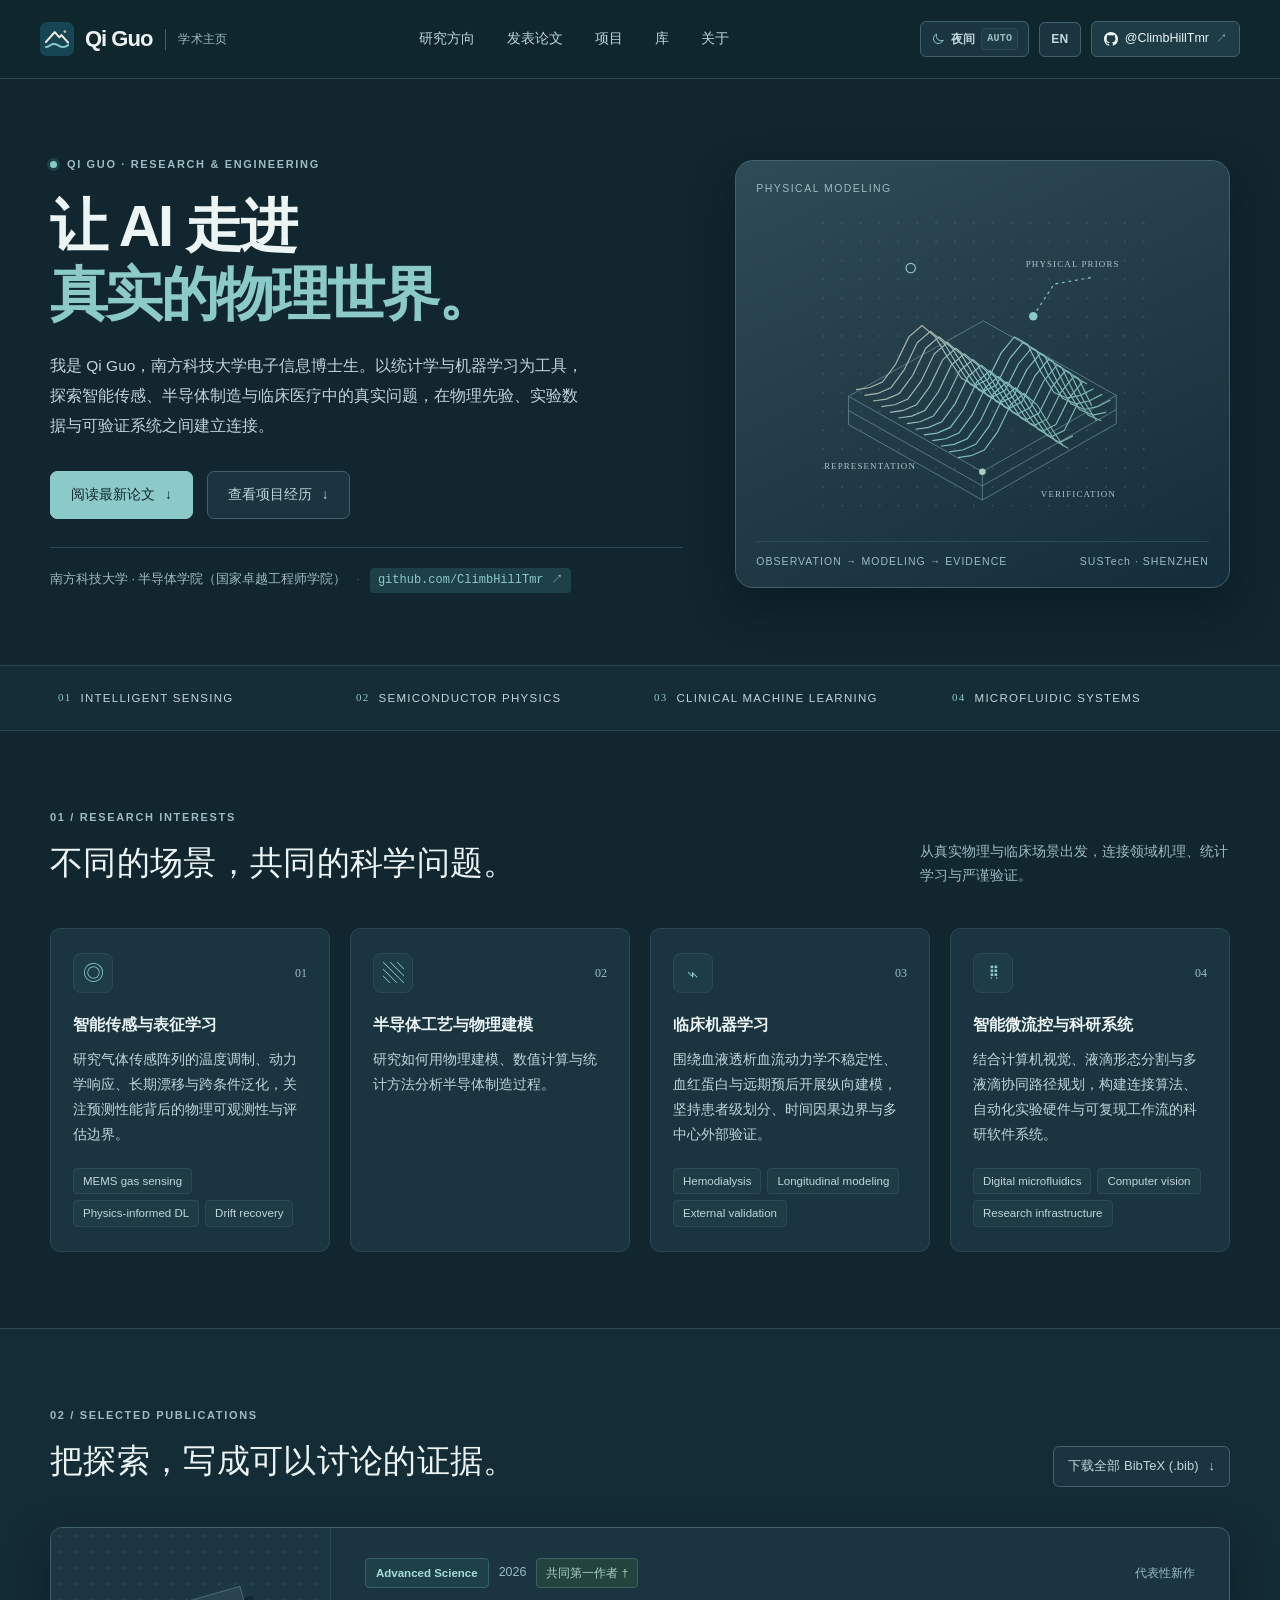
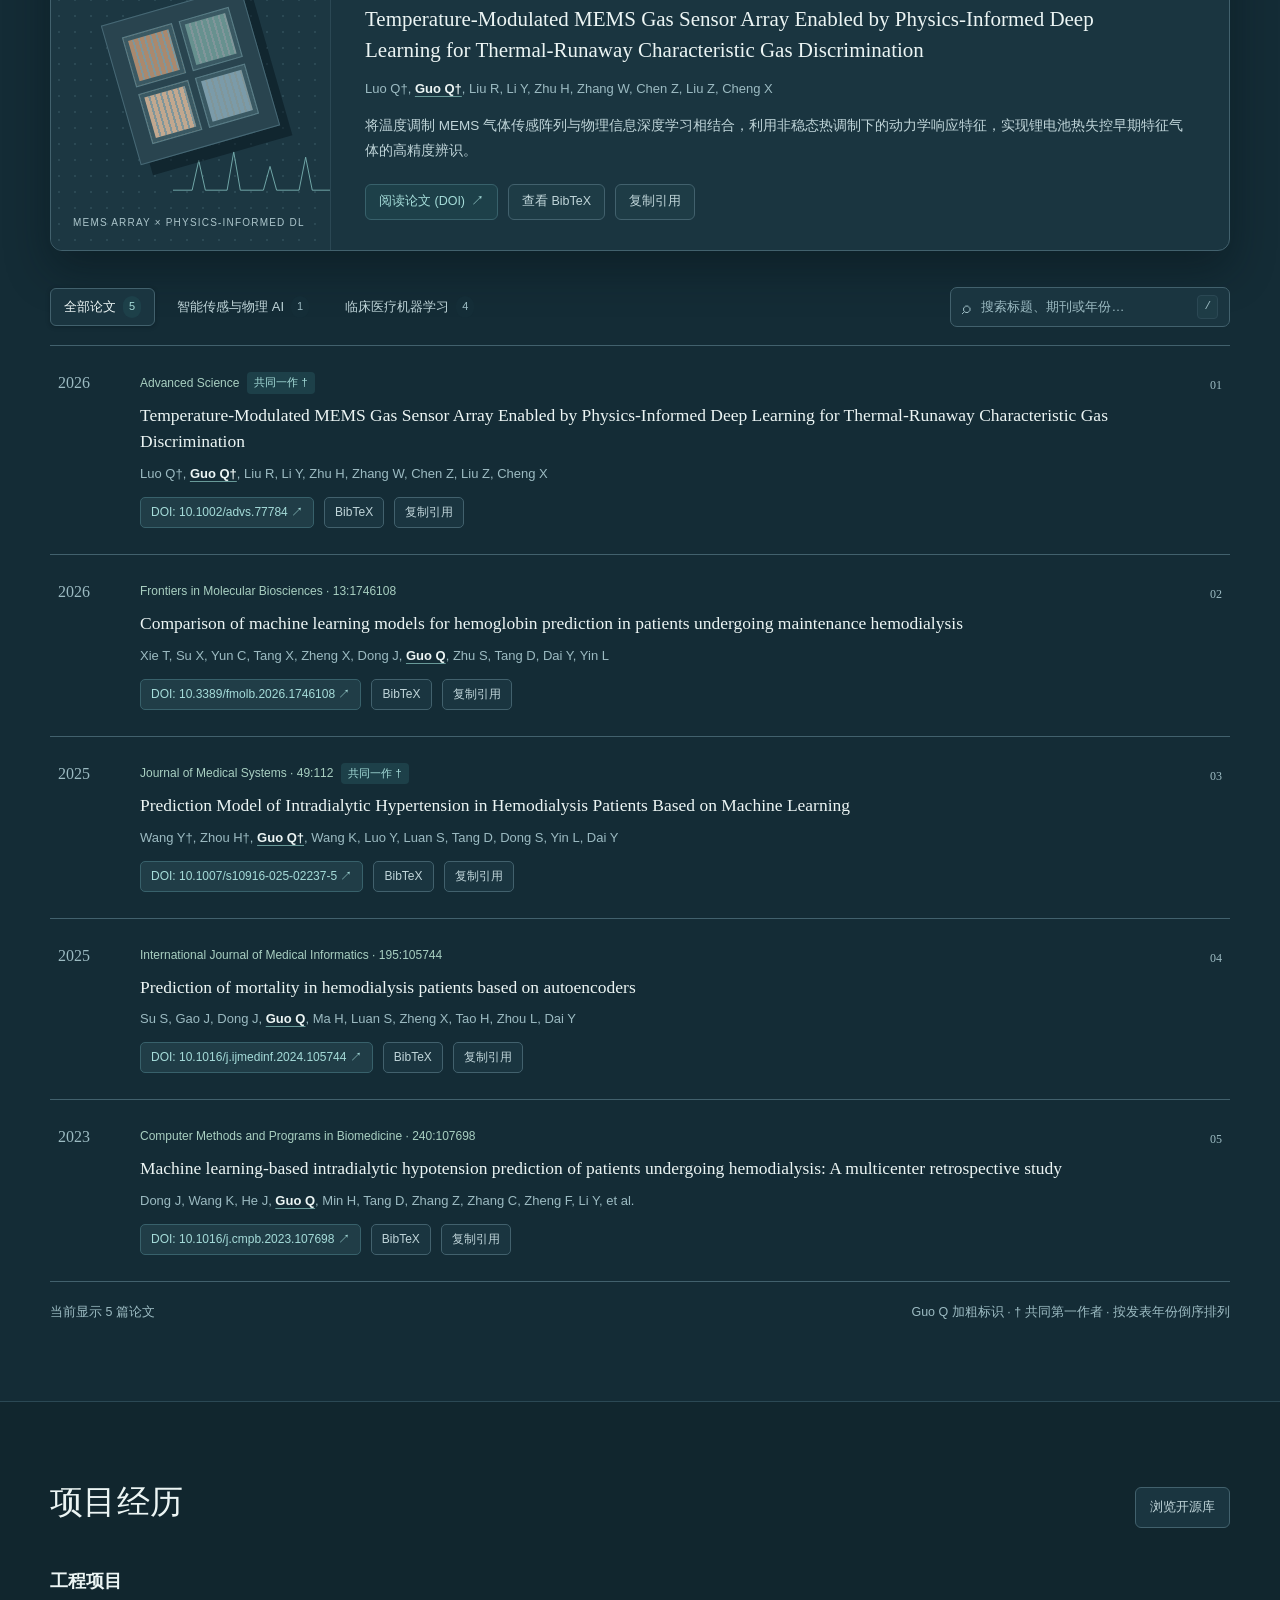
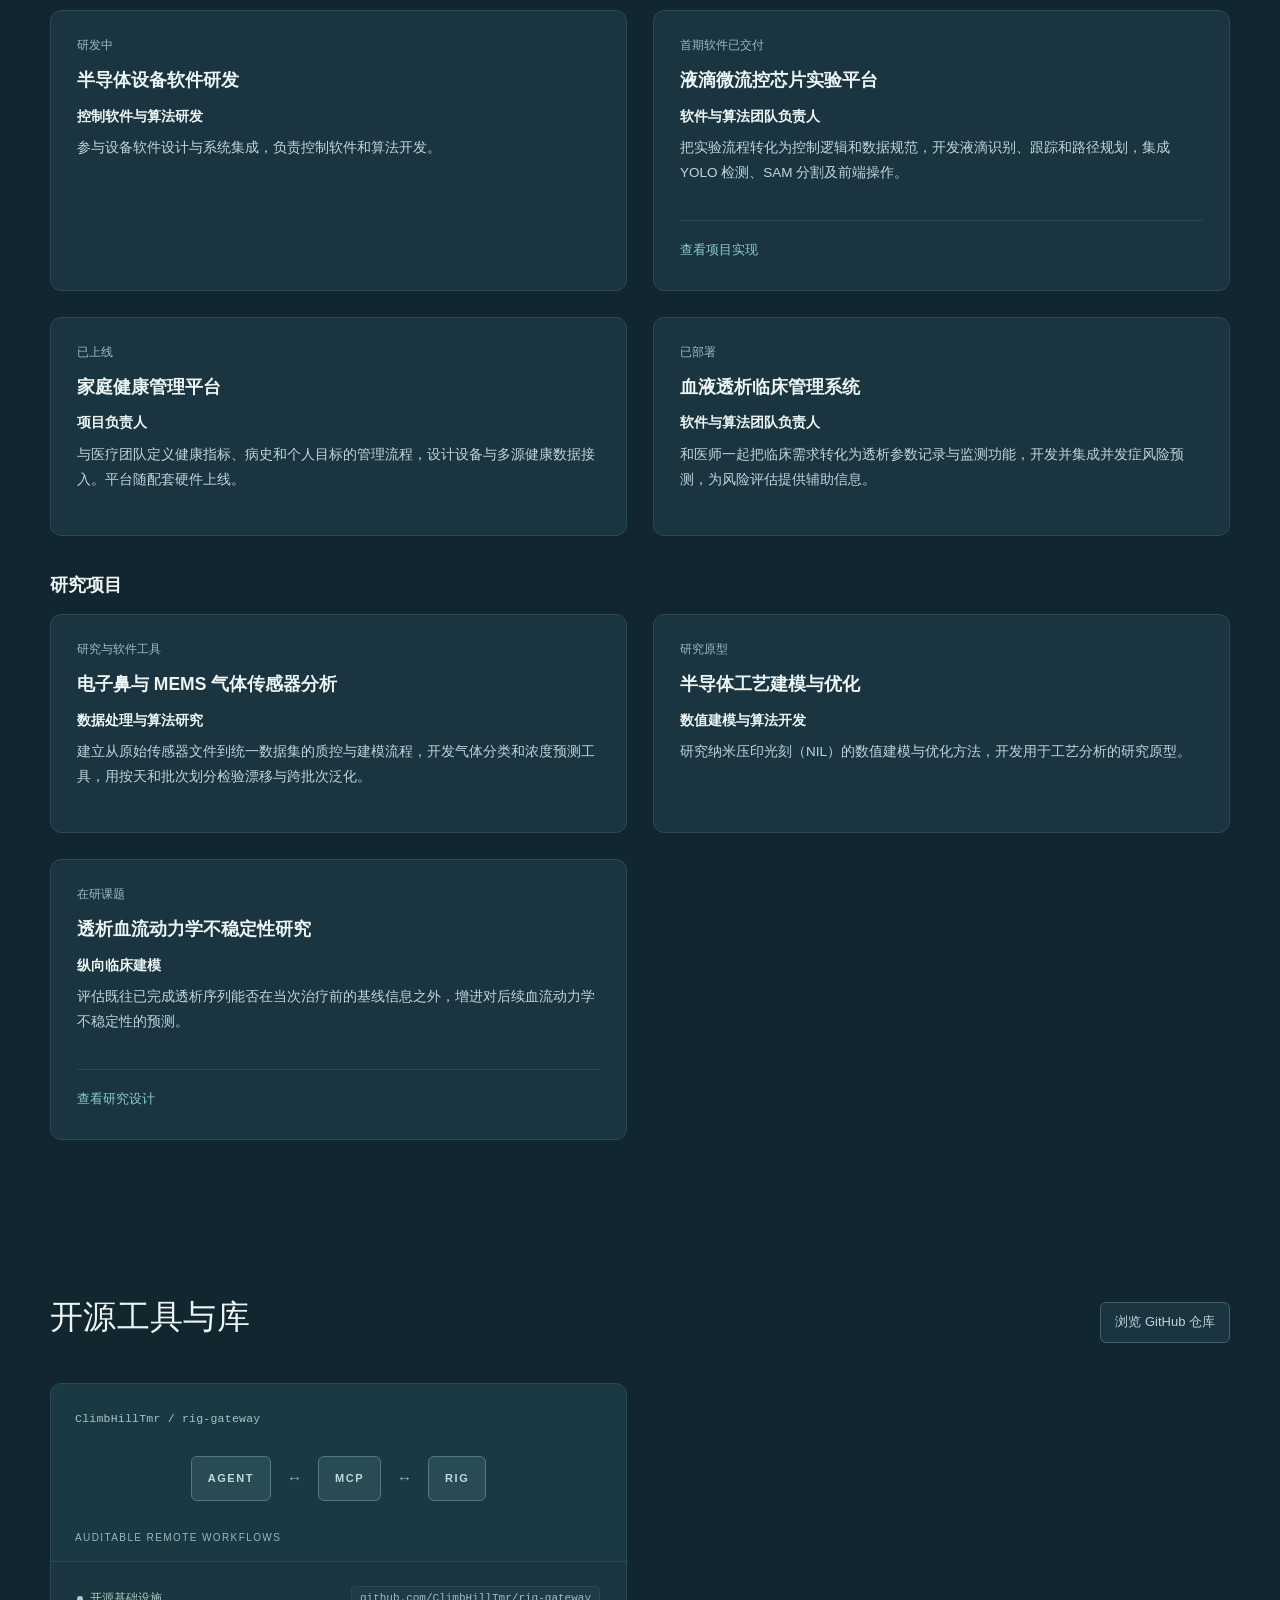
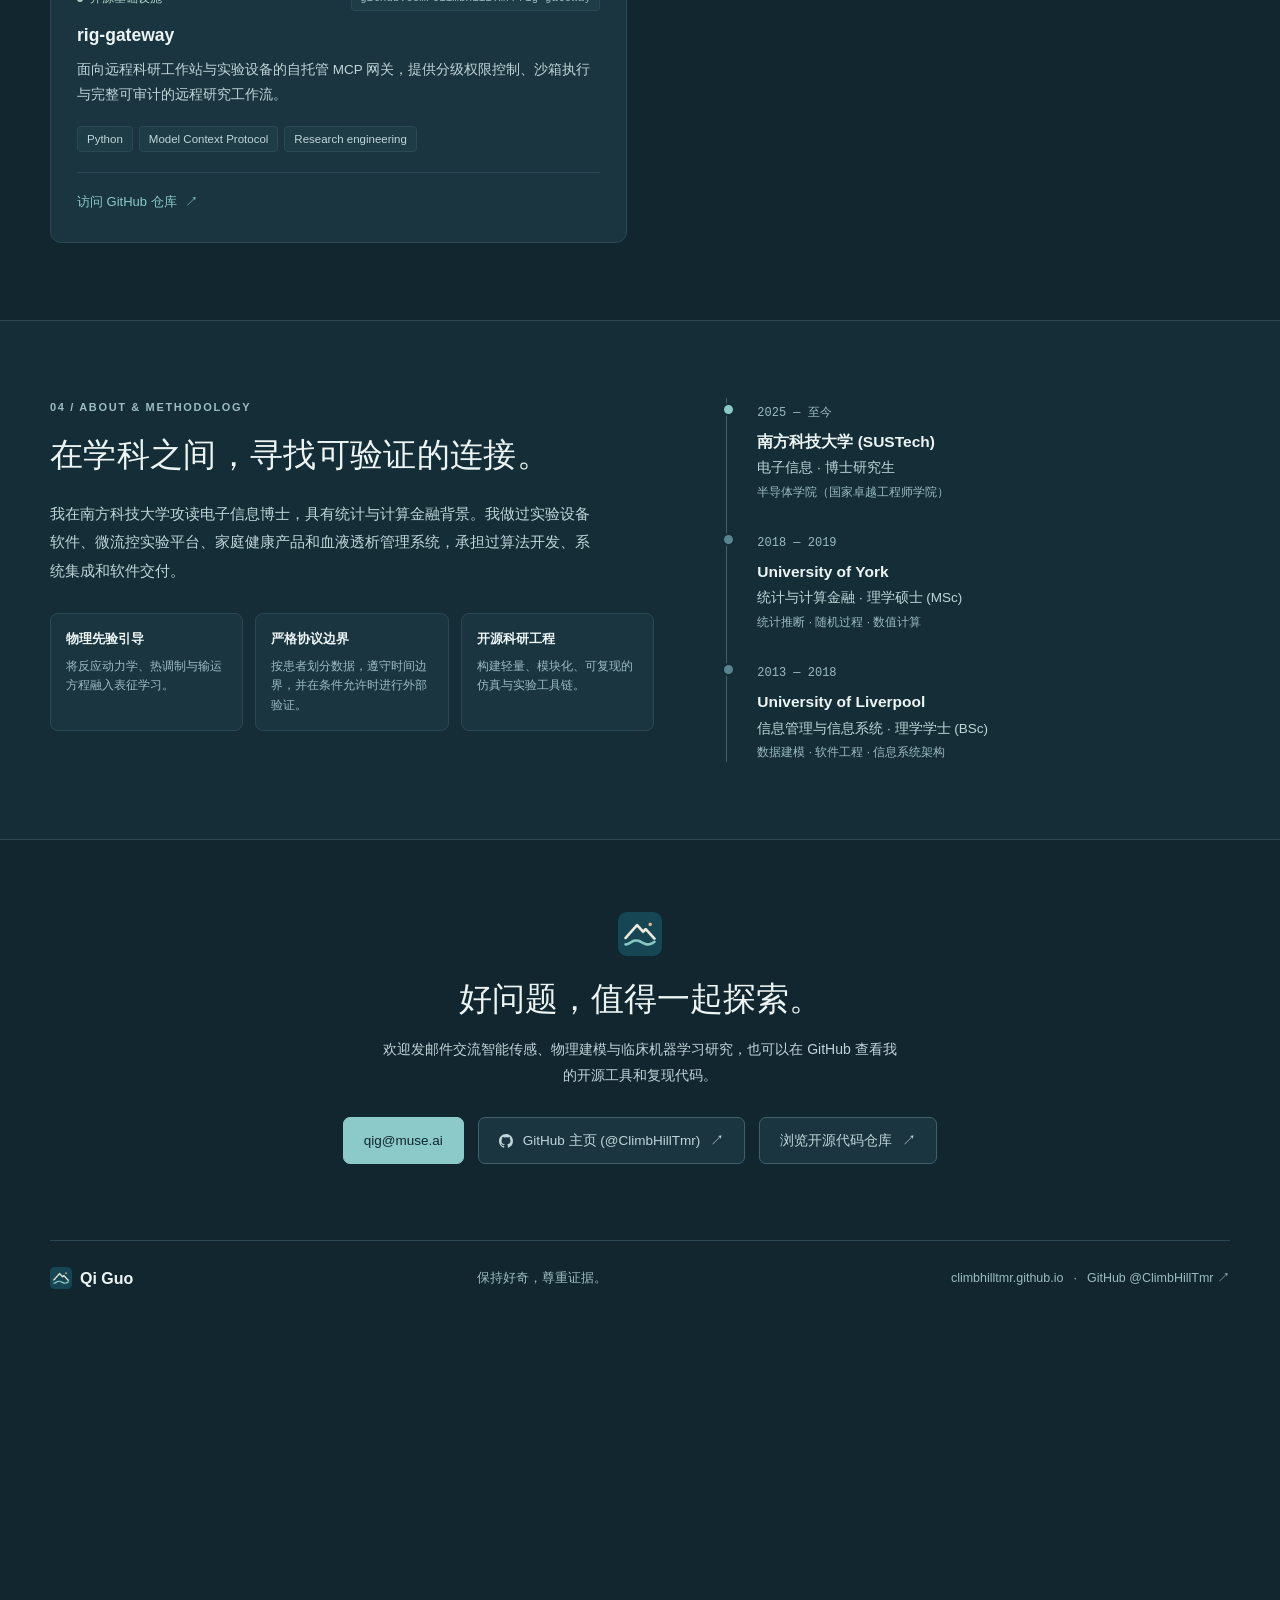
<file: docs/preview.html>
<!doctype html>
<html lang="en">
<head>
  <meta charset="utf-8">
  <meta http-equiv="refresh" content="0; url=./">
  <title>Qi Guo</title>
</head>
<body>
  <a href="./">Open homepage · 打开主页</a>
</body>
</html>
</file>
<file: docs/styles.css>
@import url('https://fonts.googleapis.com/css2?family=DM+Sans:wght@400;500;600;700&family=Noto+Serif+SC:wght@400;500;600&display=swap');

:root {
  color-scheme: light dark;

  /* Shoreline daylight */
  --bg: #edf3f4;
  --bg-alt: #dfeaec;
  --surface: #fbfdfb;
  --surface-subtle: #e8f0f1;
  --surface-hover: #d8e8ea;
  --ink: #19343e;
  --ink-secondary: #3c565f;
  --muted: #506872;
  --accent: #205b6d;
  --accent-hover: #194753;
  --accent-ink: #fbfdfb;
  --accent-soft: #dcebef;
  --accent-soft-hover: #cde4e6;
  --accent-border: #abcbd0;
  --sage: #3e6965;
  --sage-soft: #deede7;
  --sage-border: #c2d9d0;
  --neutral-status: #765e4c;
  --neutral-dot: #a68b72;
  --line: #cbdcde;
  --line-strong: #adbec4;
  --header-bg: rgba(237, 243, 244, 0.92);
  --publications-bg: #e3edef;
  --row-hover: #edf4f2;
  --row-doi-bg: #e7eff1;
  --author-underline: #78a3aa;
  --timeline-dot: #81a3a6;
  --shadow-sm: 0 1px 4px rgba(25, 52, 62, 0.08);
  --shadow-card: 0 18px 44px rgba(25, 52, 62, 0.10);
  --shadow-dialog: 0 25px 80px rgba(25, 52, 62, 0.24);
  --backdrop-bg: rgba(15, 41, 51, 0.42);
  --toast-bg: #19343e;
  --toast-ink: #edf3f4;

  /* Hero SVG & Artwork Tokens (Day) */
  --visual-top: #f3ede2;
  --visual-bottom: #c6dfe5;
  --svg-grid-dot: #98b4ba;
  --svg-wireframe: #7a99a1;
  --svg-label: #47616b;
  --svg-surf-start: #a28469;
  --svg-surf-mid: #205b6d;
  --svg-surf-end: #488782;

  /* Featured Paper Chip Artwork (Day) */
  --art-bg: #dce8e9;
  --art-dot: #9bb2b8;
  --art-label: #47616b;
  --chip-bg: #cad9dd;
  --chip-border: #a5b9be;
  --chip-shadow: rgba(92, 127, 138, 0.24);
  --chip-pad-border: #e1eaeb;
  --chip-pad-outline: #97aab0;
  --chip-trace: #f3ede2;
  --signal-stroke: #3c797d;

  /* Project Schematic Headers (Day) */
  --gateway-bg: #dfedeb;
  --gateway-ink: #395e64;
  --gateway-node-bg: #f3f8f7;
  --gateway-node-border: #9fbdc0;
  --gateway-arrow: #54777e;

  /* Typography & Layout */
  --serif: 'Noto Serif SC', Georgia, 'Songti SC', serif;
  --sans: 'DM Sans', -apple-system, BlinkMacSystemFont, 'PingFang SC', 'Microsoft YaHei', sans-serif;
  --mono: ui-monospace, SFMono-Regular, Menlo, Monaco, Consolas, monospace;

  accent-color: var(--accent);
}

/* Deep-water night palette */
@media (prefers-color-scheme: dark) {
  :root:not([data-theme="light"]) {
    color-scheme: dark;
    --bg: #11262e;
    --bg-alt: #142d37;
    --surface: #1a3540;
    --surface-subtle: #1e3c46;
    --surface-hover: #284a55;
    --ink: #ecf5f4;
    --ink-secondary: #c0d5d9;
    --muted: #9cbbc2;
    --accent: #8bcac8;
    --accent-hover: #a5dcd9;
    --accent-ink: #11262e;
    --accent-soft: #1d4049;
    --accent-soft-hover: #28535c;
    --accent-border: #38616b;
    --sage: #a8cfc1;
    --sage-soft: #22443e;
    --sage-border: #3c635d;
    --neutral-status: #d2b495;
    --neutral-dot: #d2b495;
    --line: #2b4854;
    --line-strong: #42616d;
    --header-bg: rgba(17, 38, 46, 0.92);
    --publications-bg: #142c36;
    --row-hover: #1b3a45;
    --row-doi-bg: #203d47;
    --author-underline: #689998;
    --timeline-dot: #5b858e;
    --shadow-sm: 0 1px 4px rgba(4, 16, 22, 0.35);
    --shadow-card: 0 18px 44px rgba(4, 16, 22, 0.42);
    --shadow-dialog: 0 28px 90px rgba(4, 16, 22, 0.68);
    --backdrop-bg: rgba(6, 19, 25, 0.7);
    --toast-bg: #ecf5f4;
    --toast-ink: #11262e;

    --visual-top: #2f4b55;
    --visual-bottom: #142d3a;
    --svg-grid-dot: #496674;
    --svg-wireframe: #668691;
    --svg-label: #abc4ca;
    --svg-surf-start: #d6b59a;
    --svg-surf-mid: #86c5c9;
    --svg-surf-end: #7fb6aa;

    --art-bg: #1c3742;
    --art-dot: #416470;
    --art-label: #abc4ca;
    --chip-bg: #29444f;
    --chip-border: #466875;
    --chip-shadow: rgba(4, 16, 22, 0.42);
    --chip-pad-border: #3a5963;
    --chip-pad-outline: #5c808a;
    --chip-trace: #80969a;
    --signal-stroke: #8bcac8;

    --gateway-bg: #1b3943;
    --gateway-ink: #bddbdc;
    --gateway-node-bg: #294b54;
    --gateway-node-border: #527881;
    --gateway-arrow: #82b2b8;
  }
}

:root:has(> head > meta[name="color-scheme"][content="dark"]),
:root[data-theme="dark"] {
  color-scheme: dark;
  --bg: #11262e;
  --bg-alt: #142d37;
  --surface: #1a3540;
  --surface-subtle: #1e3c46;
  --surface-hover: #284a55;
  --ink: #ecf5f4;
  --ink-secondary: #c0d5d9;
  --muted: #9cbbc2;
  --accent: #8bcac8;
  --accent-hover: #a5dcd9;
  --accent-ink: #11262e;
  --accent-soft: #1d4049;
  --accent-soft-hover: #28535c;
  --accent-border: #38616b;
  --sage: #a8cfc1;
  --sage-soft: #22443e;
  --sage-border: #3c635d;
  --neutral-status: #d2b495;
  --neutral-dot: #d2b495;
  --line: #2b4854;
  --line-strong: #42616d;
  --header-bg: rgba(17, 38, 46, 0.92);
  --publications-bg: #142c36;
  --row-hover: #1b3a45;
  --row-doi-bg: #203d47;
  --author-underline: #689998;
  --timeline-dot: #5b858e;
  --shadow-sm: 0 1px 4px rgba(4, 16, 22, 0.35);
  --shadow-card: 0 18px 44px rgba(4, 16, 22, 0.42);
  --shadow-dialog: 0 28px 90px rgba(4, 16, 22, 0.68);
  --backdrop-bg: rgba(6, 19, 25, 0.7);
  --toast-bg: #ecf5f4;
  --toast-ink: #11262e;

  --visual-top: #2f4b55;
  --visual-bottom: #142d3a;
  --svg-grid-dot: #496674;
  --svg-wireframe: #668691;
  --svg-label: #abc4ca;
  --svg-surf-start: #d6b59a;
  --svg-surf-mid: #86c5c9;
  --svg-surf-end: #7fb6aa;

  --art-bg: #1c3742;
  --art-dot: #416470;
  --art-label: #abc4ca;
  --chip-bg: #29444f;
  --chip-border: #466875;
  --chip-shadow: rgba(4, 16, 22, 0.42);
  --chip-pad-border: #3a5963;
  --chip-pad-outline: #5c808a;
  --chip-trace: #80969a;
  --signal-stroke: #8bcac8;

  --gateway-bg: #1b3943;
  --gateway-ink: #bddbdc;
  --gateway-node-bg: #294b54;
  --gateway-node-border: #527881;
  --gateway-arrow: #82b2b8;
}

:root:has(> head > meta[name="color-scheme"][content="light"]),
:root[data-theme="light"] {
  color-scheme: light;
}

* {
  box-sizing: border-box;
}

html {
  scroll-behavior: smooth;
  scroll-padding-top: 92px;
  -webkit-text-size-adjust: 100%;
}

body {
  background: var(--bg);
  color: var(--ink);
  font-family: var(--sans);
  margin: 0;
  font-size: 15px;
  line-height: 1.75;
  -webkit-font-smoothing: antialiased;
  overflow-x: hidden;
  transition: background-color 0.28s ease, color 0.28s ease;
}

a {
  color: inherit;
  text-decoration: none;
  transition: color 0.15s ease, border-color 0.15s ease, background-color 0.15s ease;
}

button, input, textarea {
  font: inherit;
  color: inherit;
}

button {
  cursor: pointer;
  border: 0;
  background: none;
}

a, button {
  -webkit-tap-highlight-color: transparent;
}

:where(a:any-link, button, input, textarea):focus-visible {
  outline: 2px solid var(--accent);
  outline-offset: 4px;
}

a:hover {
  color: var(--accent);
}

[hidden] {
  display: none !important;
}

.visually-hidden:where(:not(:focus-within, :active)) {
  position: absolute !important;
  clip-path: inset(50%) !important;
  overflow: hidden !important;
  width: 1px !important;
  height: 1px !important;
  margin: -1px !important;
  padding: 0 !important;
  border: 0 !important;
  white-space: nowrap !important;
}

.wrap {
  width: min(1180px, calc(100% - 96px));
  margin: 0 auto;
  padding-inline: env(safe-area-inset-left, 0px) env(safe-area-inset-right, 0px);
}

.skip {
  position: fixed;
  left: 20px;
  top: -100px;
  background: var(--surface);
  border: 1px solid var(--accent);
  border-radius: 6px;
  padding: 10px 16px;
  font-size: 13px;
  font-weight: 500;
  z-index: 100;
  box-shadow: var(--shadow-card);
}

.skip:focus {
  top: 14px;
}

/* Header & Navigation */
.site-header {
  background: var(--header-bg);
  border-bottom: 1px solid var(--line);
  position: sticky;
  top: 0;
  z-index: 30;
  backdrop-filter: blur(14px);
  -webkit-backdrop-filter: blur(14px);
  transition: background-color 0.28s ease, border-color 0.28s ease;
}

.nav-wrap {
  width: min(1240px, calc(100% - 80px));
  height: 78px;
  margin: auto;
  display: flex;
  justify-content: space-between;
  align-items: center;
  gap: 20px;
  padding-inline: env(safe-area-inset-left, 0px) env(safe-area-inset-right, 0px);
}

.wordmark {
  display: inline-flex;
  align-items: center;
  gap: 11px;
  min-block-size: 36px;
  flex-shrink: 0;
}

.wordmark:hover {
  color: var(--ink);
}

.brand-mark {
  display: block;
  inline-size: 34px;
  block-size: auto;
  flex-shrink: 0;
}

.wordmark strong {
  font: 700 22px/1 var(--sans);
  letter-spacing: -0.045em;
}

.wordmark-tag {
  border-left: 1px solid var(--line-strong);
  padding-left: 12px;
  margin-left: 2px;
  font-size: 12px;
  color: var(--muted);
  letter-spacing: 0.03em;
}

nav {
  display: flex;
  align-items: center;
  gap: 28px;
}

nav a {
  font-size: 13.5px;
  font-weight: 500;
  color: var(--ink-secondary);
  padding: 6px 2px;
  min-block-size: 28px;
  display: inline-flex;
  align-items: center;
  position: relative;
  white-space: nowrap;
}

nav a.active {
  color: var(--accent);
}

nav a.active::after {
  content: '';
  position: absolute;
  left: 0;
  right: 0;
  bottom: -2px;
  height: 1.5px;
  background: var(--accent);
  border-radius: 2px;
}

.nav-actions {
  display: flex;
  align-items: center;
  gap: 10px;
  flex-shrink: 0;
}

/* Solar Theme Switcher */
.theme-switch {
  display: inline-flex;
  align-items: center;
  gap: 6px;
  font-size: 12px;
  font-weight: 600;
  letter-spacing: 0.02em;
  padding: 6px 10px;
  min-block-size: 34px;
  border: 1px solid var(--line-strong);
  border-radius: 6px;
  color: var(--ink-secondary);
  background: var(--surface);
  transition: background-color 0.15s ease, border-color 0.15s ease, color 0.15s ease;
  white-space: nowrap;
}

.theme-switch:hover {
  border-color: var(--accent);
  color: var(--accent);
  background: var(--accent-soft);
}

.theme-icon {
  width: 14px;
  height: 14px;
  display: inline-flex;
  align-items: center;
  justify-content: center;
  color: var(--accent);
  flex-shrink: 0;
}

.theme-icon svg {
  width: 14px;
  height: 14px;
  fill: none;
  stroke: currentColor;
  stroke-width: 1.65;
  stroke-linecap: round;
  stroke-linejoin: round;
}

.theme-mode-badge {
  font-family: var(--mono);
  font-size: 10px;
  font-weight: 600;
  padding: 1px 5px;
  border-radius: 4px;
  background: var(--surface-subtle);
  color: var(--muted);
  border: 1px solid var(--line);
}

.theme-switch:hover .theme-mode-badge {
  border-color: var(--accent-border);
  color: var(--accent);
}

.lang-switch {
  font-size: 12px;
  font-weight: 600;
  letter-spacing: 0.04em;
  padding: 6px 11px;
  min-block-size: 34px;
  min-inline-size: 38px;
  border: 1px solid var(--line-strong);
  border-radius: 6px;
  color: var(--ink-secondary);
  background: var(--surface);
  transition: background-color 0.15s, border-color 0.15s, color 0.15s;
}

.lang-switch:hover {
  border-color: var(--accent);
  color: var(--accent);
  background: var(--accent-soft);
}

.github-nav {
  display: inline-flex;
  align-items: center;
  gap: 7px;
  font-size: 12.5px;
  font-weight: 500;
  padding: 6px 12px;
  min-block-size: 34px;
  border-radius: 6px;
  border: 1px solid var(--line-strong);
  background: var(--surface-subtle);
  color: var(--ink);
  white-space: nowrap;
}

.github-nav:hover {
  border-color: var(--accent);
  background: var(--accent-soft);
  color: var(--accent-hover);
}

.gh-icon {
  width: 14px;
  height: 14px;
  fill: currentColor;
  flex-shrink: 0;
}

.ext-arrow {
  color: var(--muted);
  font-size: 11px;
}

/* Hero Section */
.hero {
  display: grid;
  grid-template-columns: 1.28fr 1fr;
  gap: 52px;
  padding-top: 76px;
  padding-bottom: 72px;
  align-items: center;
}

.eyebrow {
  font-size: 11px;
  font-weight: 600;
  letter-spacing: 0.15em;
  color: var(--muted);
  margin: 0 0 18px;
  text-transform: uppercase;
}

.hero .eyebrow {
  display: flex;
  align-items: center;
  flex-wrap: wrap;
  gap: 10px;
}

.status-dot {
  width: 7px;
  height: 7px;
  border-radius: 50%;
  background: var(--accent);
  box-shadow: 0 0 0 3px var(--accent-soft);
  flex-shrink: 0;
}

.hero h1 {
  font-family: var(--sans);
  font-weight: 600;
  font-size: clamp(2.15rem, 3.7vw + 0.65rem, 3.75rem);
  line-height: 1.18;
  letter-spacing: -0.045em;
  margin: 0 0 22px;
  color: var(--ink);
}

.hero h1 em {
  color: var(--accent);
  font-style: normal;
}

.hero-intro {
  color: var(--ink-secondary);
  font-size: clamp(14.5px, 0.3vw + 14px, 15.5px);
  line-height: 1.95;
  max-width: 540px;
  margin: 0 0 30px;
}

.hero-buttons {
  display: flex;
  flex-wrap: wrap;
  align-items: center;
  gap: 14px;
}

.button {
  display: inline-flex;
  align-items: center;
  justify-content: center;
  gap: 10px;
  border: 1px solid var(--line-strong);
  border-radius: 7px;
  padding: 11px 20px;
  min-block-size: 42px;
  font-size: 13.5px;
  font-weight: 500;
  background: var(--surface);
  color: var(--ink);
  transition: background-color 0.15s ease, border-color 0.15s ease, color 0.15s ease, transform 0.15s ease;
}

.button:hover {
  border-color: var(--ink-secondary);
  background: var(--bg-alt);
  color: var(--ink);
}

.button.primary {
  background: var(--accent);
  color: var(--accent-ink);
  border-color: var(--accent);
}

.button.primary:hover {
  background: var(--accent-hover);
  border-color: var(--accent-hover);
  color: var(--accent-ink);
}

.button.secondary {
  background: var(--surface);
  color: var(--ink-secondary);
}

.button.secondary:hover {
  border-color: var(--accent);
  color: var(--accent);
  background: var(--accent-soft);
}

.hero-meta {
  margin-top: 28px;
  padding-top: 20px;
  border-top: 1px solid var(--line);
  display: flex;
  flex-wrap: wrap;
  align-items: center;
  gap: 10px;
  font-size: 12.5px;
  color: var(--muted);
}

.meta-sep {
  color: var(--line-strong);
}

.hero-gh-link {
  font-family: var(--mono);
  font-size: 12px;
  color: var(--accent);
  padding: 2px 8px;
  border-radius: 4px;
  background: var(--accent-soft);
}

.hero-gh-link:hover {
  background: var(--accent-soft-hover);
  color: var(--accent-hover);
}

.hero-visual {
  position: relative;
  min-width: 0;
}

.visual-card {
  background: linear-gradient(155deg, var(--visual-top), var(--visual-bottom));
  border: 1px solid var(--line-strong);
  border-radius: 18px;
  padding: 18px 20px 16px;
  box-shadow: var(--shadow-card);
  transition: background-color 0.28s ease, border-color 0.28s ease, box-shadow 0.28s ease;
}

.visual-kicker {
  display: flex;
  align-items: center;
  justify-content: space-between;
  gap: 8px;
  font-size: 10.5px;
  font-weight: 500;
  letter-spacing: 0.14em;
  color: var(--muted);
  margin-bottom: 6px;
}

.visual-card > svg {
  display: block;
  width: 100%;
  height: auto;
  max-height: 330px;
}

.visual-card .grid-dot {
  fill: var(--svg-grid-dot);
}

.visual-card .wireframe-group {
  stroke: var(--svg-wireframe);
}

.visual-card .accent-node {
  stroke: var(--accent);
}

.visual-card .accent-dot {
  fill: var(--accent);
}

.visual-card .sage-dot {
  fill: var(--sage);
}

.visual-card .svg-labels {
  fill: var(--svg-label);
}

.visual-foot {
  display: flex;
  align-items: center;
  justify-content: space-between;
  flex-wrap: wrap;
  gap: 8px;
  margin-top: 8px;
  padding-top: 10px;
  border-top: 1px solid var(--line);
  font-size: 10.5px;
  letter-spacing: 0.1em;
  color: var(--muted);
}

/* Research Domain Strip */
.research-strip {
  border-block: 1px solid var(--line);
  background: var(--bg-alt);
}

.research-strip > .wrap {
  display: grid;
  grid-template-columns: repeat(4, 1fr);
  gap: 12px;
  padding-block: 16px;
}

.research-strip a {
  display: inline-flex;
  align-items: center;
  gap: 9px;
  font-size: 11.5px;
  font-weight: 500;
  letter-spacing: 0.11em;
  color: var(--ink-secondary);
  padding: 6px 8px;
  border-radius: 6px;
  min-width: 0;
}

.research-strip a span {
  font-family: Georgia, serif;
  font-size: 11px;
  color: var(--accent);
  flex-shrink: 0;
}

.research-strip a:hover {
  color: var(--accent);
  background: var(--surface-hover);
}

/* Generic Sections */
.section {
  padding-top: clamp(52px, 6vw, 80px);
  padding-bottom: clamp(52px, 6vw, 80px);
}

.section-top {
  display: flex;
  align-items: flex-end;
  justify-content: space-between;
  gap: 32px;
  margin-bottom: 40px;
}

.section-top .eyebrow {
  margin-bottom: 12px;
}

.section h2 {
  font-family: var(--serif);
  font-size: clamp(1.5rem, 2vw + 0.85rem, 2.05rem);
  letter-spacing: 0.01em;
  line-height: 1.5;
  font-weight: 400;
  margin: 0;
  color: var(--ink);
}

.section-note {
  font-size: 13.5px;
  line-height: 1.8;
  color: var(--muted);
  max-width: 310px;
  margin: 0;
}

.pill-link {
  display: inline-flex;
  align-items: center;
  gap: 10px;
  font-size: 13px;
  font-weight: 500;
  color: var(--ink-secondary);
  white-space: nowrap;
  padding: 8px 14px;
  min-block-size: 36px;
  border: 1px solid var(--line-strong);
  border-radius: 6px;
  background: var(--surface);
}

.pill-link:hover {
  border-color: var(--accent);
  color: var(--accent);
  background: var(--accent-soft);
}

/* 01 Research Grid */
.research-grid {
  display: grid;
  grid-template-columns: repeat(4, 1fr);
  gap: 20px;
}

.research-item {
  position: relative;
  padding: 24px 22px;
  background: var(--surface);
  border: 1px solid var(--line);
  border-radius: 10px;
  display: flex;
  flex-direction: column;
  transition: border-color 0.2s ease, transform 0.2s ease, box-shadow 0.2s ease, background-color 0.28s ease;
}

.research-item:hover {
  border-color: var(--line-strong);
  transform: translateY(-2px);
  box-shadow: var(--shadow-card);
}

.research-card-head {
  display: flex;
  align-items: center;
  justify-content: space-between;
  margin-bottom: 20px;
}

.research-icon {
  width: 40px;
  height: 40px;
  background: var(--surface-subtle);
  border: 1px solid var(--line);
  border-radius: 8px;
  color: var(--accent);
  display: grid;
  place-items: center;
  font-size: 21px;
}

.item-index {
  font-size: 12px;
  color: var(--muted);
  font-family: Georgia, serif;
}

.research-item h3 {
  font-weight: 600;
  font-size: 15.5px;
  line-height: 1.5;
  margin: 0 0 12px;
  color: var(--ink);
}

.research-item p {
  font-size: 13.5px;
  line-height: 1.85;
  color: var(--ink-secondary);
  margin: 0 0 20px;
  flex: 1;
}

.tags {
  display: flex;
  flex-wrap: wrap;
  gap: 6px;
}

.tags span {
  font-size: 11.5px;
  padding: 4px 9px;
  background: var(--surface-subtle);
  border: 1px solid var(--line);
  border-radius: 4px;
  color: var(--ink-secondary);
  line-height: 1.4;
}

/* 02 Publications */
.publications {
  background: var(--publications-bg);
  border-block: 1px solid var(--line);
  transition: background-color 0.28s ease;
}

.featured-paper {
  display: grid;
  grid-template-columns: 280px 1fr;
  background: var(--surface);
  border: 1px solid var(--line-strong);
  border-radius: 12px;
  overflow: hidden;
  margin-bottom: 36px;
  box-shadow: var(--shadow-card);
}

.paper-art {
  background: var(--art-bg);
  position: relative;
  display: flex;
  align-items: center;
  justify-content: center;
  min-height: 290px;
  overflow: hidden;
  border-right: 1px solid var(--line);
}

.paper-art::before {
  content: '';
  position: absolute;
  inset: 0;
  background-image: radial-gradient(var(--art-dot) 1px, transparent 1px);
  background-size: 16px 16px;
  opacity: 0.4;
}

.chip {
  display: grid;
  grid-template-columns: repeat(2, 50px);
  gap: 9px;
  padding: 17px;
  background: var(--chip-bg);
  transform: rotate(-16deg);
  border: 1px solid var(--chip-border);
  box-shadow: 9px 13px 0 var(--chip-shadow);
  z-index: 1;
  margin-top: -26px;
}

.chip > span {
  height: 50px;
  border: 4px solid var(--chip-pad-border);
  outline: 1px solid var(--chip-pad-outline);
  position: relative;
  background: repeating-linear-gradient(90deg, transparent, transparent 4px, var(--chip-trace) 4px, var(--chip-trace) 6px);
}

.chip > span:nth-child(1) { background-color: #aa896e; }
.chip > span:nth-child(2) { background-color: #67918f; }
.chip > span:nth-child(3) { background-color: #c2a88f; }
.chip > span:nth-child(4) { background-color: #7b9ba9; }

.signal {
  position: absolute;
  bottom: 40px;
  right: -8px;
  width: 165px;
  opacity: 0.82;
}

.signal svg {
  fill: none;
  stroke: var(--signal-stroke);
  stroke-width: 1.4;
}

.art-label {
  position: absolute;
  bottom: 18px;
  left: 22px;
  font-size: 10px;
  font-weight: 500;
  letter-spacing: 0.12em;
  color: var(--art-label);
}

.featured-copy {
  padding: 30px 34px;
  display: flex;
  flex-direction: column;
  justify-content: center;
  min-width: 0;
}

.paper-meta {
  display: flex;
  align-items: center;
  flex-wrap: wrap;
  gap: 10px;
  font-size: 12.5px;
  color: var(--muted);
}

.journal-pill {
  font-size: 11.5px;
  font-weight: 600;
  color: var(--accent-hover);
  padding: 4px 10px;
  background: var(--accent-soft);
  border: 1px solid var(--accent-border);
  border-radius: 4px;
}

.role-pill {
  font-size: 11.5px;
  font-weight: 500;
  color: var(--sage);
  padding: 4px 9px;
  background: var(--sage-soft);
  border: 1px solid var(--sage-border);
  border-radius: 4px;
}

.latest {
  font-size: 11.5px;
  font-weight: 500;
  color: var(--muted);
  margin-left: auto;
}

.featured-copy h3 {
  font: 400 clamp(18px, 1.4vw + 12px, 21px)/1.48 Georgia, serif;
  margin: 16px 0 12px;
  max-width: 740px;
  color: var(--ink);
  overflow-wrap: anywhere;
}

.authors {
  font-size: 13px;
  color: var(--muted);
  line-height: 1.7;
  margin: 0;
}

.author-self {
  color: var(--ink);
  font-weight: 600;
  text-decoration: underline;
  text-decoration-color: var(--author-underline);
  text-underline-offset: 3px;
}

.paper-summary {
  font-size: 13.5px;
  line-height: 1.85;
  color: var(--ink-secondary);
  margin: 14px 0 20px;
}

.paper-actions {
  display: flex;
  flex-wrap: wrap;
  gap: 10px;
  align-items: center;
  font-size: 12.5px;
}

.action-pill {
  display: inline-flex;
  align-items: center;
  gap: 6px;
  padding: 6px 13px;
  min-block-size: 34px;
  border-radius: 6px;
  border: 1px solid var(--line-strong);
  background: var(--surface-subtle);
  font-size: 12.5px;
  font-weight: 500;
  color: var(--ink-secondary);
}

.action-pill:hover {
  border-color: var(--accent);
  color: var(--accent);
  background: var(--accent-soft);
}

.action-pill.primary-link {
  background: var(--accent-soft);
  border-color: var(--accent-border);
  color: var(--accent-hover);
}

.action-pill.primary-link:hover {
  background: var(--accent);
  border-color: var(--accent);
  color: var(--accent-ink);
}

.publication-controls {
  display: flex;
  align-items: center;
  justify-content: space-between;
  gap: 20px;
  padding-bottom: 18px;
  border-bottom: 1px solid var(--line-strong);
}

.filter-group {
  display: flex;
  flex-wrap: wrap;
  gap: 8px;
}

.filter {
  display: inline-flex;
  align-items: center;
  gap: 7px;
  font-size: 13px;
  font-weight: 500;
  border-radius: 6px;
  padding: 7px 13px;
  min-block-size: 36px;
  color: var(--ink-secondary);
  border: 1px solid transparent;
  white-space: nowrap;
  transition: background-color 0.15s, color 0.15s, border-color 0.15s;
}

.filter:hover {
  background: var(--surface-hover);
  color: var(--ink);
}

.filter.active {
  background: var(--surface);
  border-color: var(--line-strong);
  color: var(--ink);
  box-shadow: var(--shadow-sm);
}

.filter-count {
  font-size: 11px;
  padding: 1px 6px;
  border-radius: 10px;
  background: var(--bg-alt);
  color: var(--muted);
}

.filter.active .filter-count {
  background: var(--accent-soft);
  color: var(--accent-hover);
}

.paper-search {
  display: flex;
  align-items: center;
  gap: 8px;
  background: var(--surface);
  border: 1px solid var(--line-strong);
  border-radius: 7px;
  padding: 4px 11px;
  min-block-size: 38px;
  color: var(--muted);
}

.paper-search:focus-within {
  border-color: var(--accent);
}

.search-icon {
  font-size: 17px;
  line-height: 1;
}

.paper-search input {
  width: 210px;
  border: 0;
  background: none;
  outline: none;
  padding: 4px 2px;
  font-size: 13px;
  color: var(--ink);
}

.paper-search input::placeholder {
  color: var(--muted);
}

.search-kbd {
  font-family: var(--mono);
  font-size: 11px;
  padding: 1px 6px;
  border: 1px solid var(--line);
  border-radius: 4px;
  color: var(--muted);
  background: var(--surface-subtle);
}

.paper-row {
  display: grid;
  grid-template-columns: 64px 1fr 32px;
  gap: 18px;
  padding: 26px 8px;
  border-bottom: 1px solid var(--line-strong);
  transition: background-color 0.15s ease;
}

.paper-row:hover {
  background: var(--row-hover);
}

.paper-row > time {
  font: 400 16px Georgia, serif;
  color: var(--muted);
  padding-top: 2px;
}

.paper-row-body {
  min-width: 0;
}

.paper-row-meta {
  display: flex;
  align-items: center;
  flex-wrap: wrap;
  gap: 8px;
}

.paper-journal {
  font-size: 12px;
  font-weight: 500;
  color: var(--sage);
}

.paper-tag {
  font-size: 11px;
  padding: 1px 7px;
  border-radius: 4px;
  background: var(--accent-soft);
  color: var(--accent-hover);
}

.paper-row h3 {
  font: 400 clamp(16px, 0.8vw + 13px, 17.5px)/1.52 Georgia, serif;
  margin: 8px 0;
  color: var(--ink);
  overflow-wrap: anywhere;
}

.paper-row p {
  font-size: 13px;
  color: var(--muted);
  line-height: 1.7;
  margin: 0 0 12px;
}

.paper-row .paper-actions a,
.paper-row .paper-actions button {
  font-size: 12px;
  font-weight: 500;
  padding: 4px 10px;
  min-block-size: 30px;
  border-radius: 5px;
  border: 1px solid var(--line-strong);
  background: var(--surface);
  color: var(--ink-secondary);
  display: inline-flex;
  align-items: center;
}

.paper-row .paper-actions a {
  color: var(--accent-hover);
  border-color: var(--accent-border);
  background: var(--row-doi-bg);
}

.paper-row .paper-actions a:hover,
.paper-row .paper-actions button:hover {
  border-color: var(--accent);
  color: var(--accent-hover);
  background: var(--accent-soft);
}

.pub-number {
  font-family: Georgia, serif;
  font-size: 12px;
  color: var(--muted);
  text-align: right;
  padding-top: 3px;
}

.publication-foot {
  display: flex;
  justify-content: space-between;
  flex-wrap: wrap;
  gap: 12px;
  font-size: 12.5px;
  color: var(--muted);
  margin-top: 20px;
}

.empty {
  padding: 36px 20px;
  text-align: center;
  color: var(--muted);
  font-size: 14px;
  background: var(--surface);
  border: 1px dashed var(--line-strong);
  border-radius: 8px;
  margin-top: 16px;
}

/* Project experience and open-source tools */
.project-group-title {
  font: 600 1.15rem/1.45 var(--sans);
  margin: 0 0 16px;
}

.project-grid + .project-group-title {
  margin-top: 36px;
}

.project-role {
  color: var(--ink);
  font-size: .875rem;
  margin-bottom: 8px;
}

.cv-project p {
  font-size: 1rem;
  margin-bottom: 0;
}

.cv-project .project-actions {
  margin-top: 16px;
}

.project-grid {
  display: grid;
  grid-template-columns: repeat(2, 1fr);
  gap: 26px;
}

.project {
  border: 1px solid var(--line);
  border-radius: 11px;
  overflow: hidden;
  background: var(--surface);
  display: flex;
  flex-direction: column;
  min-width: 0;
  transition: border-color 0.2s ease, transform 0.2s ease, box-shadow 0.2s ease, background-color 0.28s ease;
}

.project:hover {
  border-color: var(--line-strong);
  transform: translateY(-3px);
  box-shadow: var(--shadow-card);
}

.project-visual {
  height: 178px;
  position: relative;
  overflow: hidden;
  padding: 20px 24px;
  background: var(--surface-subtle);
  border-bottom: 1px solid var(--line);
}

.terminal-label {
  font-family: var(--mono);
  font-size: 11.5px;
  font-weight: 500;
  letter-spacing: 0.02em;
  opacity: 0.86;
}

.visual-detail {
  position: absolute;
  bottom: 14px;
  left: 24px;
  right: 24px;
  font-size: 10px;
  font-weight: 500;
  letter-spacing: 0.14em;
  opacity: 0.78;
  white-space: nowrap;
  overflow: hidden;
  text-overflow: ellipsis;
}

.gateway {
  background: var(--gateway-bg);
  color: var(--gateway-ink);
}

.gateway-flow {
  display: flex;
  align-items: center;
  justify-content: center;
  margin-top: 26px;
  gap: 16px;
}

.gateway-flow span {
  font-size: 11px;
  font-weight: 600;
  letter-spacing: 0.14em;
  border: 1px solid var(--gateway-node-border);
  background: var(--gateway-node-bg);
  padding: 12px 16px;
  border-radius: 6px;
}

.gateway-flow i {
  font-style: normal;
  color: var(--gateway-arrow);
}

.project-copy {
  padding: 24px 26px;
  display: flex;
  flex-direction: column;
  flex: 1;
}

.project-meta {
  display: flex;
  justify-content: space-between;
  align-items: center;
  flex-wrap: wrap;
  gap: 10px;
  font-size: 12px;
  color: var(--muted);
  margin-bottom: 12px;
}

.project-status {
  color: var(--sage);
  font-size: 12px;
  font-weight: 500;
}

.project-status::before {
  content: '';
  width: 6px;
  height: 6px;
  display: inline-block;
  border-radius: 50%;
  background: var(--sage);
  margin-right: 7px;
  vertical-align: middle;
}

.project-status.neutral {
  color: var(--neutral-status);
}

.project-status.neutral::before {
  background: var(--neutral-dot);
}

.repo-slug {
  font-family: var(--mono);
  font-size: 11px;
  color: var(--muted);
  background: var(--surface-subtle);
  padding: 2px 8px;
  border-radius: 4px;
  border: 1px solid var(--line);
  max-width: 100%;
  overflow: hidden;
  text-overflow: ellipsis;
  white-space: nowrap;
}

.project :is(h3, h4) {
  font-size: 17.5px;
  font-weight: 600;
  line-height: 1.45;
  margin: 0 0 10px;
  color: var(--ink);
}

.project p {
  font-size: 13.5px;
  color: var(--ink-secondary);
  line-height: 1.85;
  margin: 0 0 18px;
  flex: 1;
}

.project .tags {
  margin-bottom: 20px;
}

.project-actions {
  padding-top: 14px;
  border-top: 1px solid var(--line);
}

.project-link {
  font-size: 13px;
  font-weight: 500;
  padding: 4px 0;
  min-block-size: 30px;
  color: var(--accent);
  display: inline-flex;
  align-items: center;
  gap: 8px;
}

.project-link:hover {
  color: var(--accent-hover);
}

/* 04 About & Methodology */
.about {
  border-block: 1px solid var(--line);
  background: var(--bg-alt);
}

.about-grid {
  display: grid;
  grid-template-columns: 1.2fr 1fr;
  gap: 72px;
  align-items: start;
}

.about .eyebrow {
  margin-bottom: 14px;
}

.about-description {
  font-size: 14.5px;
  line-height: 1.95;
  color: var(--ink-secondary);
  margin: 20px 0 28px;
  max-width: 540px;
}

.principles-grid {
  display: grid;
  grid-template-columns: repeat(3, 1fr);
  gap: 12px;
}

.principle-card {
  background: var(--surface);
  border: 1px solid var(--line);
  border-radius: 8px;
  padding: 14px 15px;
}

.principle-card strong {
  display: block;
  font-size: 13px;
  font-weight: 600;
  color: var(--ink);
  margin-bottom: 6px;
}

.principle-card span {
  display: block;
  font-size: 12px;
  line-height: 1.65;
  color: var(--muted);
}

.education {
  display: grid;
  gap: 26px;
  border-left: 1px solid var(--line-strong);
  padding-left: 30px;
}

.education > div {
  position: relative;
}

.education > div::before {
  content: '';
  height: 9px;
  width: 9px;
  background: var(--timeline-dot);
  border-radius: 50%;
  position: absolute;
  left: -35px;
  top: 5px;
  border: 2px solid var(--bg-alt);
}

.education > div:first-child::before {
  background: var(--accent);
}

.edu-period {
  font-family: var(--mono);
  font-size: 12px;
  color: var(--muted);
}

.education h3 {
  font-size: 15.5px;
  font-weight: 600;
  line-height: 1.5;
  margin: 6px 0 4px;
  color: var(--ink);
}

.education p {
  font-size: 13.5px;
  color: var(--ink-secondary);
  margin: 0 0 4px;
  line-height: 1.6;
}

.education small {
  display: block;
  font-size: 12px;
  color: var(--muted);
  line-height: 1.6;
}

/* Contact CTA */
.contact {
  text-align: center;
  padding-top: clamp(54px, 6vw, 72px);
  padding-bottom: clamp(56px, 6vw, 76px);
}

.contact .brand-mark {
  inline-size: 44px;
  margin: 0 auto 18px;
}

.contact h2 {
  font: 400 clamp(1.5rem, 2vw + 0.85rem, 2.05rem)/1.55 var(--serif);
  margin: 0 0 12px;
}

.contact p {
  font-size: 14px;
  color: var(--ink-secondary);
  line-height: 1.85;
  max-width: 520px;
  margin: 0 auto 28px;
}

.contact-actions {
  display: flex;
  justify-content: center;
  flex-wrap: wrap;
  gap: 14px;
}

/* Footer */
.site-footer {
  padding-top: 26px;
  padding-bottom: calc(30px + env(safe-area-inset-bottom, 0px));
  border-top: 1px solid var(--line);
  display: flex;
  align-items: center;
  justify-content: space-between;
  color: var(--muted);
  font-size: 12.5px;
  gap: 20px;
}

.footer-brand {
  display: inline-flex;
  align-items: center;
  gap: 8px;
  font: 700 16px/1.2 var(--sans);
  color: var(--ink);
  white-space: nowrap;
}

.footer-brand .brand-mark {
  inline-size: 22px;
}

.footer-motto {
  color: var(--muted);
}

.footer-links {
  display: flex;
  align-items: center;
  flex-wrap: wrap;
  gap: 10px;
  font-size: 12.5px;
}

/* Dialogs & Toast */
dialog {
  border: 1px solid var(--line-strong);
  border-radius: 12px;
  width: min(660px, calc(100% - 32px));
  padding: 28px 30px;
  background: var(--surface);
  color: var(--ink);
  box-shadow: var(--shadow-dialog);
  max-height: 85dvh;
  overflow: auto;
}

dialog::backdrop {
  background: var(--backdrop-bg);
  backdrop-filter: blur(4px);
  -webkit-backdrop-filter: blur(4px);
}

.dialog-head {
  display: flex;
  justify-content: space-between;
  align-items: flex-start;
  gap: 20px;
  margin-bottom: 20px;
}

.dialog-head .eyebrow {
  margin-bottom: 6px;
}

.dialog-head h2 {
  font: 400 22px/1.45 var(--serif);
  margin: 0;
}

.close-dialog {
  font-size: 24px;
  line-height: 1;
  color: var(--muted);
  padding: 4px 8px;
  min-block-size: 34px;
  min-inline-size: 34px;
  border-radius: 6px;
}

.close-dialog:hover {
  background: var(--bg-alt);
  color: var(--ink);
}

.dialog-bottom {
  display: flex;
  flex-wrap: wrap;
  align-items: center;
  gap: 14px;
  margin-top: 18px;
  font-size: 13px;
  color: var(--sage);
}

#citation-text {
  width: 100%;
  min-height: 230px;
  border: 1px solid var(--line-strong);
  padding: 16px;
  border-radius: 8px;
  background: var(--surface-subtle);
  resize: vertical;
  font: 12.5px/1.75 var(--mono);
  color: var(--ink);
}

#project-detail {
  font-size: 14px;
  line-height: 1.9;
  color: var(--ink-secondary);
}

#project-detail p {
  margin: 0 0 14px;
}

#project-detail ul {
  margin: 12px 0 16px;
  padding-left: 20px;
}

#project-detail li {
  margin-bottom: 6px;
}

#project-detail .detail-note {
  font-size: 12.5px;
  color: var(--ink-secondary);
  background: var(--surface-subtle);
  border-left: 3px solid var(--accent);
  padding: 12px 16px;
  border-radius: 4px;
  margin-top: 16px;
}

.toast {
  position: fixed;
  left: 50%;
  bottom: calc(24px + env(safe-area-inset-bottom, 0px));
  transform: translateX(-50%);
  background: var(--toast-bg);
  color: var(--toast-ink);
  padding: 10px 18px;
  border-radius: 8px;
  font-size: 13px;
  font-weight: 500;
  box-shadow: 0 10px 30px rgba(0, 0, 0, 0.24);
  z-index: 60;
  max-width: calc(100vw - 32px);
  text-align: center;
}

.menu {
  display: none;
  min-block-size: 36px;
  min-inline-size: 36px;
  border: 1px solid var(--line-strong);
  border-radius: 6px;
  background: var(--surface);
  align-items: center;
  justify-content: center;
  flex-direction: column;
  gap: 4px;
  padding: 6px;
}

.menu > span {
  width: 16px;
  height: 1.5px;
  background: var(--ink);
  display: block;
  transition: transform 0.2s ease, opacity 0.2s ease;
}

.menu[aria-expanded="true"] > span:first-child {
  transform: translateY(2.75px) rotate(45deg);
}

.menu[aria-expanded="true"] > span:last-child {
  transform: translateY(-2.75px) rotate(-45deg);
}

.hero-copy,
.hero-visual,
.research-item,
.featured-paper > *,
.publication-controls > *,
.paper-row > *,
.project,
.about-grid > *,
.principle-card {
  min-width: 0;
}

/* Multi-Device & Responsive Breakpoints */
@media (min-width: 1440px) {
  .wrap {
    width: min(1240px, calc(100% - 120px));
  }
  .nav-wrap {
    width: min(1280px, calc(100% - 96px));
  }
}

@media (max-width: 1100px) {
  .wrap, .nav-wrap {
    width: calc(100% - 56px);
  }
  .hero {
    gap: 36px;
    padding-block: 56px;
  }
  .research-grid {
    grid-template-columns: repeat(2, minmax(0, 1fr));
  }
  .featured-paper {
    grid-template-columns: 230px minmax(0, 1fr);
  }
  .about-grid {
    grid-template-columns: minmax(0, 1fr);
    gap: 44px;
  }
  .about-description {
    max-width: 100%;
  }
}

@media (max-width: 960px) {
  .wordmark-tag {
    display: none;
  }
  nav {
    gap: 18px;
  }
  .github-nav span:not(.ext-arrow) {
    display: none;
  }
}

@media (max-width: 820px) {
  .wrap, .nav-wrap {
    width: calc(100% - 40px);
  }
  .hero {
    grid-template-columns: minmax(0, 1fr);
    padding-block: 44px;
  }
  .hero-intro {
    max-width: 100%;
  }
  .hero-visual {
    max-width: 580px;
  }
  .research-strip > .wrap {
    grid-template-columns: repeat(2, minmax(0, 1fr));
  }
  .section-top {
    flex-direction: column;
    align-items: flex-start;
    gap: 14px;
    margin-bottom: 28px;
  }
  .section-note {
    max-width: 100%;
  }
  .featured-paper {
    grid-template-columns: minmax(0, 1fr);
  }
  .paper-art {
    min-height: 196px;
    border-right: 0;
    border-bottom: 1px solid var(--line);
  }
  .publication-controls {
    flex-direction: column;
    align-items: stretch;
    gap: 14px;
  }
  .paper-search input {
    width: 100%;
  }
  .project-grid {
    grid-template-columns: minmax(0, 1fr);
  }
  .principles-grid {
    grid-template-columns: repeat(3, minmax(0, 1fr));
  }
}

@media (max-width: 680px) {
  html {
    scroll-padding-top: 76px;
  }
  .wrap, .nav-wrap {
    width: calc(100% - 32px);
  }
  .nav-wrap {
    height: 66px;
    gap: 10px;
  }
  .nav-actions {
    gap: 6px;
  }
  .theme-mode-badge {
    display: none;
  }
  .github-nav .ext-arrow {
    display: none;
  }
  .github-nav {
    padding: 6px 9px;
  }
  .menu {
    display: inline-flex;
  }
  nav {
    display: none;
    position: absolute;
    top: 66px;
    left: 0;
    right: 0;
    background: var(--surface);
    border-bottom: 1px solid var(--line-strong);
    padding: 14px 20px;
    box-shadow: var(--shadow-card);
    justify-content: space-around;
    flex-wrap: wrap;
    gap: 10px 16px;
  }
  nav.open {
    display: flex;
  }
  nav a {
    font-size: 14px;
    padding: 8px 6px;
  }
  .research-grid {
    grid-template-columns: minmax(0, 1fr);
  }
  .research-strip > .wrap {
    grid-template-columns: repeat(2, minmax(0, 1fr));
    gap: 8px;
  }
  .research-strip a {
    font-size: 10.5px;
    letter-spacing: 0.06em;
  }
  .featured-copy {
    padding: 22px;
  }
  .latest {
    margin-left: 0;
  }
  .filter-group {
    display: flex;
    flex-wrap: wrap;
    gap: 6px;
  }
  .filter {
    font-size: 12px;
    padding: 6px 10px;
  }
  .paper-row {
    grid-template-columns: 44px minmax(0, 1fr);
    gap: 12px;
    padding: 22px 4px;
  }
  .pub-number {
    display: none;
  }
  .principles-grid {
    grid-template-columns: minmax(0, 1fr);
  }
  .site-footer {
    flex-direction: column;
    align-items: flex-start;
    gap: 12px;
  }
  dialog {
    padding: 20px;
    width: calc(100% - 24px);
  }
}

@media (max-width: 440px) {
  .wrap, .nav-wrap {
    width: calc(100% - 28px);
  }
  .wordmark strong {
    font-size: 19px;
  }
  .brand-mark {
    inline-size: 30px;
  }
  .theme-switch {
    padding: 6px 8px;
  }
  .hero {
    padding-block: 32px;
    gap: 28px;
  }
  .hero-buttons {
    flex-direction: column;
    align-items: stretch;
  }
  .hero-buttons .button {
    width: 100%;
  }
  .research-strip > .wrap {
    grid-template-columns: minmax(0, 1fr);
    gap: 4px;
  }
  .project-copy {
    padding: 20px 18px;
  }
  .gateway-flow {
    gap: 8px;
  }
  .gateway-flow span {
    padding: 9px 11px;
    font-size: 10px;
  }
  .paper-row {
    grid-template-columns: minmax(0, 1fr);
    gap: 6px;
  }
  .contact-actions {
    flex-direction: column;
    align-items: stretch;
  }
  .contact-actions .button {
    width: 100%;
  }
}

@media (hover: none), (pointer: coarse) {
  .search-kbd {
    display: none;
  }
}

@media (prefers-reduced-motion: reduce) {
  html {
    scroll-behavior: auto;
  }
  *, *::before, *::after {
    animation: none !important;
    transition: none !important;
  }
}
</file>
